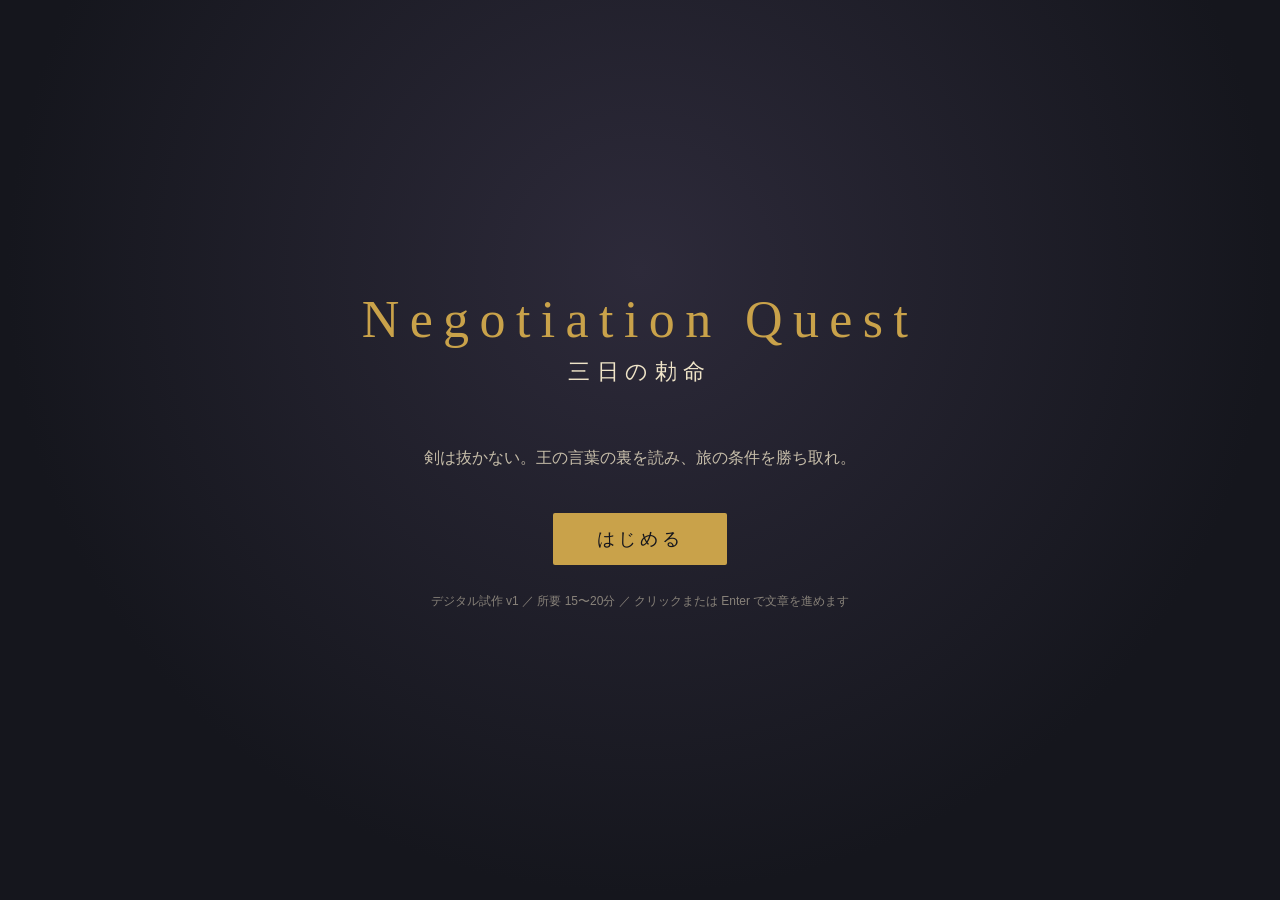
<file: prototype/digital_v1/index.html>
<!DOCTYPE html>
<html lang="ja">
<head>
  <meta charset="utf-8">
  <meta name="viewport" content="width=device-width, initial-scale=1">
  <title>Negotiation Quest — 三日の勅命（試作）</title>
  <link rel="stylesheet" href="style.css">
</head>
<body>
  <div id="app"></div>
  <div id="toasts"></div>
  <script src="engine.js"></script>
  <script src="story.js"></script>
  <script src="ui.js"></script>
</body>
</html>
</file>
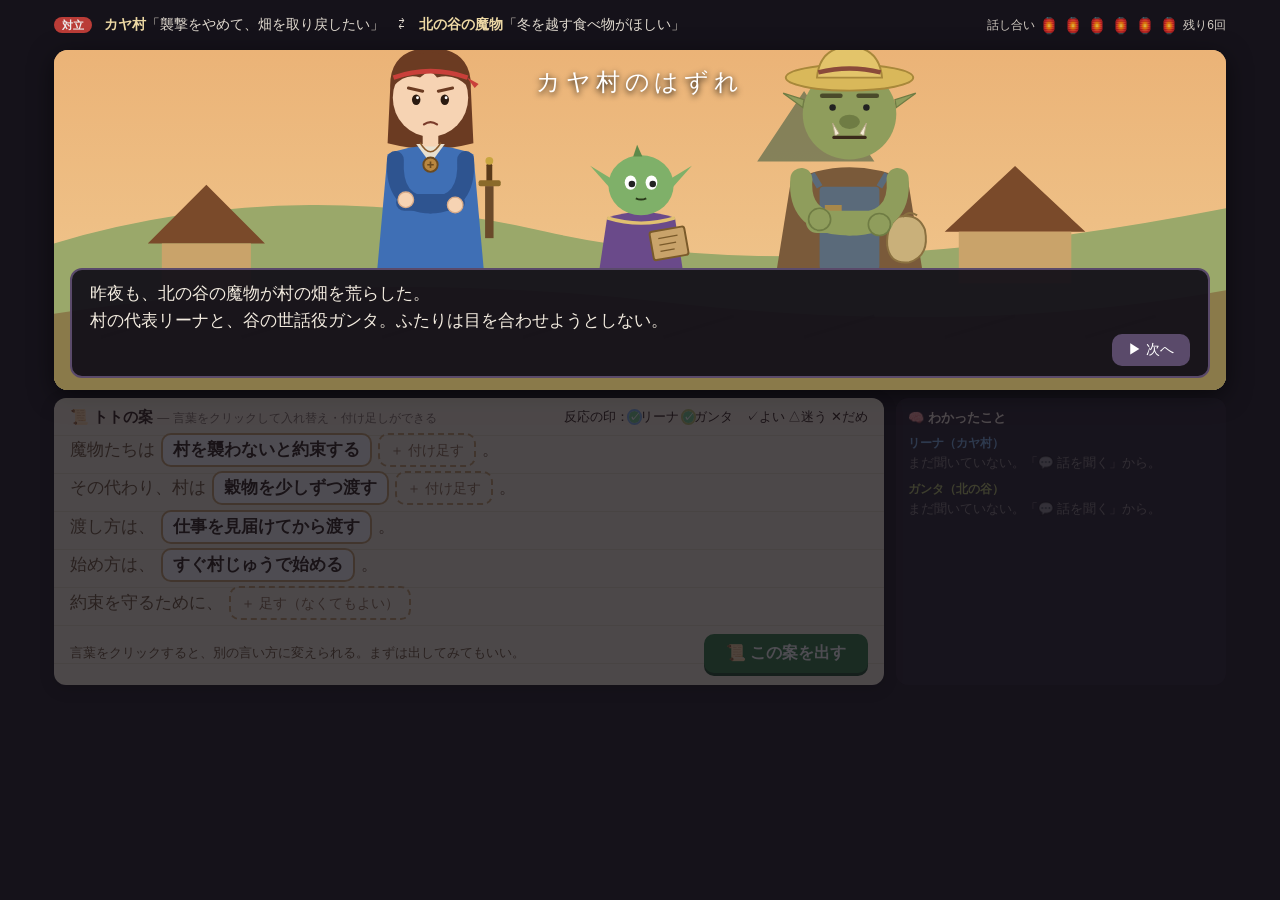
<file: prototype/kaya_v1/index.html>
<!DOCTYPE html>
<html lang="ja">
<head>
<meta charset="UTF-8">
<meta name="viewport" content="width=device-width, initial-scale=1">
<title>Negotiation Quest 試作：カヤ村の畑</title>
<link rel="stylesheet" href="style.css">
</head>
<body>
<div id="app">
  <header id="topbar">
    <div id="conflict">
      <span class="tag">対立</span>
      <b>カヤ村</b>「襲撃をやめて、畑を取り戻したい」　⇄　<b>北の谷の魔物</b>「冬を越す食べ物がほしい」
    </div>
    <div id="rounds" title="話し合いの残り回数"></div>
  </header>

  <main id="stage">
    <div id="bg"></div>

    <div class="char-wrap" id="lina-wrap">
      <div class="char-art" id="lina"></div>
      <div class="name">リーナ<small>カヤ村の代表</small></div>
      <div class="ask-btn" data-ask="lina">💬 話を聞く</div>
      <div class="bubble hidden" id="lina-bubble"></div>
    </div>

    <div class="char-wrap" id="ganta-wrap">
      <div class="char-art" id="ganta"></div>
      <div class="name">ガンタ<small>北の谷の世話役</small></div>
      <div class="ask-btn" data-ask="ganta">💬 話を聞く</div>
      <div class="bubble hidden" id="ganta-bubble"></div>
    </div>

    <div id="toto-wrap"><div id="toto"></div><div id="thought" class="hidden"></div></div>

    <div id="map" class="look" data-look="map" title="村の地図を見る">🗺<span class="look-tag">🔍 地図を見る</span></div>

    <div id="ask-menu" class="hidden"></div>
    <div id="toast" class="hidden"></div>

    <div id="scene" class="hidden">
      <div id="scene-bg"></div>
      <div id="scene-cast"></div>
      <div id="scene-box"><div id="scene-speaker"></div><div id="scene-text"></div><div id="scene-choices"></div></div>
    </div>
  </main>

  <section id="bottom">
    <div id="proposal">
      <div class="p-head">
        <span>📜 トトの案 <small>― 言葉をクリックして入れ替え・付け足しができる</small></span>
        <span id="p-status">反応の印：<span class="mk l ok">✓</span>リーナ <span class="mk g ok">✓</span>ガンタ　✓よい △迷う ✕だめ</span>
      </div>
      <div id="sentence"></div>
      <div id="counters"></div>
      <div class="p-foot">
        <span id="p-hint"></span>
        <button id="propose-btn">📜 この案を出す</button>
      </div>
      <div id="deal-bar" class="hidden"></div>
    </div>
    <aside id="notes">
      <div class="n-head">🧠 わかったこと</div>
      <div id="notes-body"></div>
    </aside>
  </section>

  <div id="picker" class="hidden"></div>
  <div id="result" class="hidden"></div>
</div>
<script src="art.js"></script>
<script src="game.js"></script>
</body>
</html>
</file>
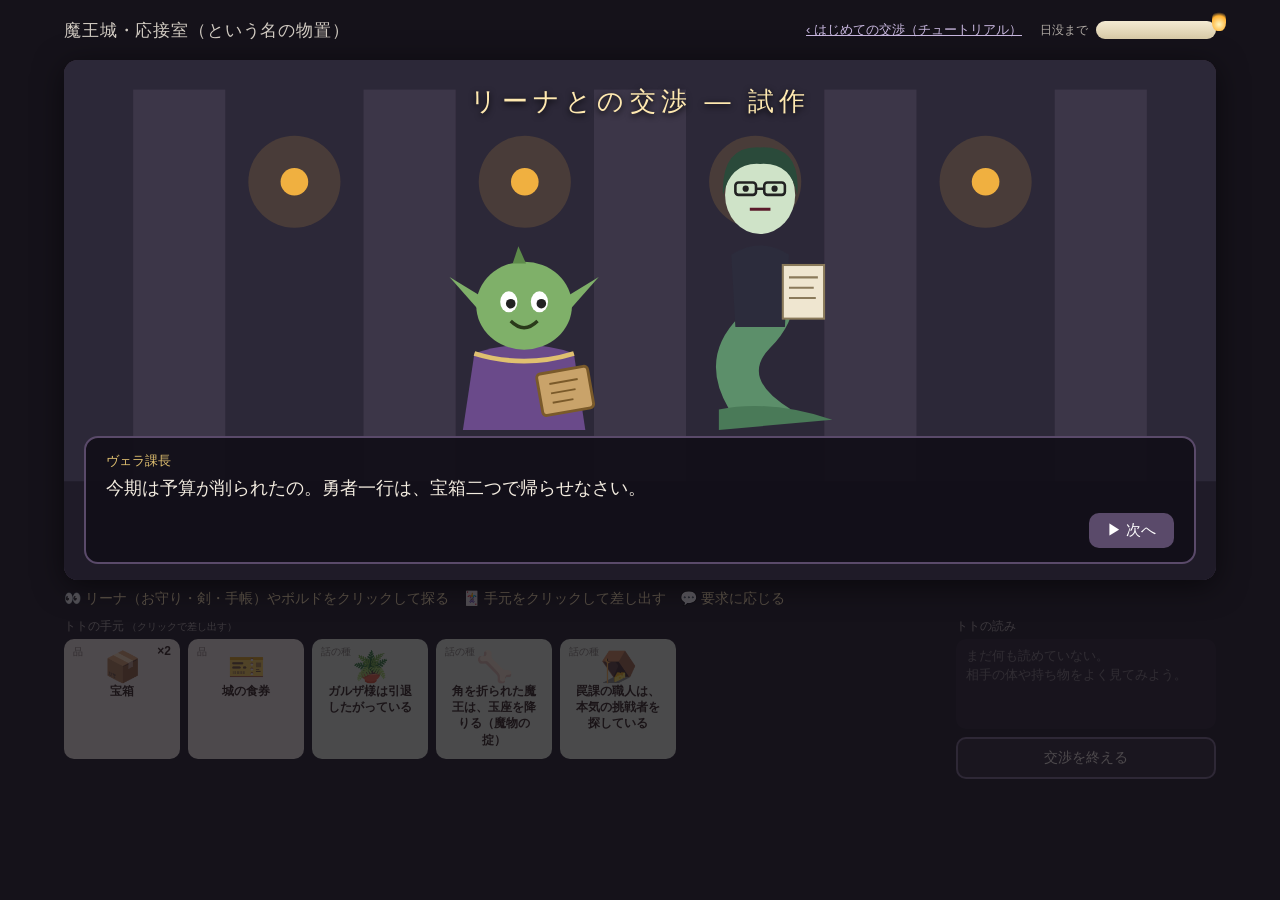
<file: prototype/lina_v1/index.html>
<!DOCTYPE html>
<html lang="ja">
<head>
<meta charset="UTF-8">
<meta name="viewport" content="width=device-width, initial-scale=1">
<title>Negotiation Quest 試作：リーナとの交渉</title>
<link rel="stylesheet" href="style.css">
</head>
<body>
<div id="app">
  <header id="topbar">
    <div id="scene-title">魔王城・応接室（という名の物置）</div>
    <a href="tutorial.html" style="color:#c9b8e0;font-size:13px;margin-left:auto;margin-right:18px">‹ はじめての交渉（チュートリアル）</a>
    <div id="candle-box" title="日没までの残り時間">
      <span class="candle-label">日没まで</span>
      <div id="candle"><div id="wax"></div><div id="flame"></div></div>
    </div>
  </header>

  <main id="stage">
    <div id="bg"></div>

    <div id="bold-wrap" class="hot" data-hot="bold" title="ボルドを見る"></div>

    <div id="lina-wrap">
      <div id="lina"></div>
      <div id="bubble" class="hidden"></div>
    </div>

    <div id="gesture" class="hidden"></div>

    <div id="table">
      <div id="table-items"></div>
      <div id="notebook" class="hot" data-hot="notebook" title="リーナの手帳を見る">
        <div class="nb-cover">📔</div>
        <div id="nb-count"></div>
      </div>
    </div>

    <div id="toto-wrap">
      <div id="toto"></div>
      <div id="thought" class="hidden"></div>
    </div>

    <!-- 幕間・後日・結果に使う全面レイヤー -->
    <div id="scene" class="hidden">
      <div id="scene-bg"></div>
      <div id="scene-cast"></div>
      <div id="scene-box">
        <div id="scene-speaker"></div>
        <div id="scene-text"></div>
        <div id="scene-choices"></div>
      </div>
    </div>

    <div id="popup" class="hidden"></div>
  </main>

  <section id="controls">
    <div id="hint"></div>
    <div id="respond" class="hidden"></div>
    <div id="hand-area">
      <div class="area-label">トトの手元 <small>（クリックで差し出す）</small></div>
      <div id="hand"></div>
    </div>
    <div id="side">
      <div class="area-label">トトの読み</div>
      <ul id="clues"></ul>
      <button id="end-btn">交渉を終える</button>
    </div>
  </section>
</div>

<script src="art.js"></script>
<script src="game.js"></script>
</body>
</html>
</file>
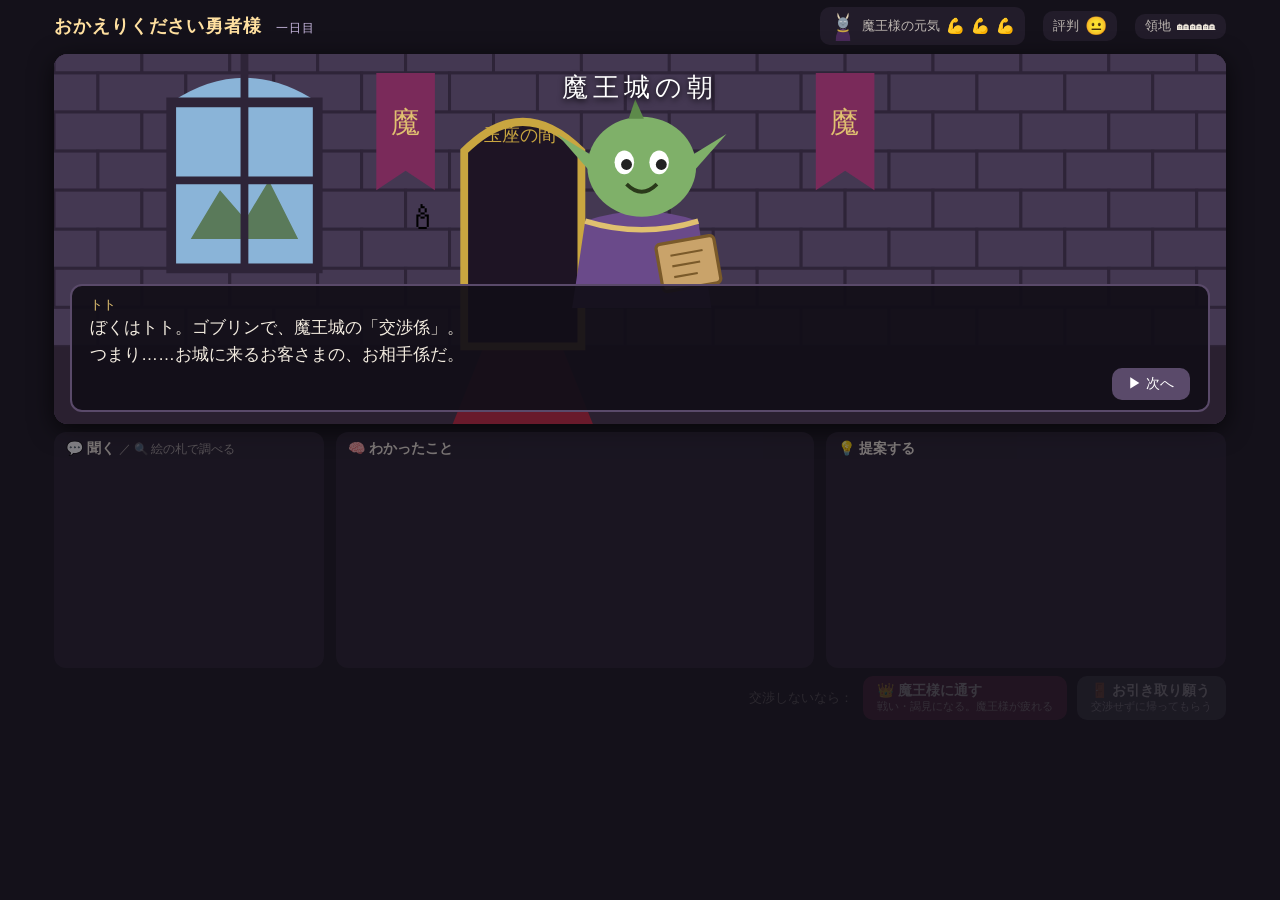
<file: prototype/okaeri_v1/index.html>
<!DOCTYPE html>
<html lang="ja">
<head>
<meta charset="UTF-8">
<meta name="viewport" content="width=device-width, initial-scale=1">
<title>おかえりください勇者様</title>
<link rel="stylesheet" href="style.css">
</head>
<body>
<div id="app">
  <header id="hud">
    <div id="title">おかえりください勇者様 <small id="day">一日目</small></div>
    <div id="visitor-count"></div>
    <div class="meter" id="m-stamina" title="魔王様の元気。戦ったり、呼び出したりすると減る"></div>
    <div class="meter" id="m-rep" title="魔王様の評判"></div>
    <div class="meter" id="m-terr" title="領地の村の数"></div>
  </header>

  <main id="stage">
    <div id="bg"></div>
    <div id="win-shadow"></div>
    <div id="door"><div id="door-garza"></div><div id="door-tag"></div></div>
    <div id="visitor-wrap">
      <div id="v-name"></div>
      <div id="visitor"></div>
      <div id="v-badges"></div>
    </div>
    <div id="v-bubble" class="hidden"></div>
    <div id="guard-wrap" class="hidden"><div id="guard"></div><div class="badge look" data-look="guard">🔍 門番に聞く</div></div>
    <div id="desk"><div id="toto"></div><div class="desk-top"></div></div>
    <div id="toto-say" class="hidden"></div>
    <div id="toast" class="hidden"></div>

    <div id="scene" class="hidden">
      <div id="scene-bg"></div>
      <div id="scene-cast"></div>
      <div id="scene-box"><div id="scene-speaker"></div><div id="scene-text"></div><div id="scene-choices"></div></div>
    </div>
  </main>

  <section id="panel">
    <div class="col" id="col-ask">
      <div class="col-h">💬 聞く <small>／ 🔍 絵の札で調べる</small></div>
      <div id="questions"></div>
    </div>
    <div class="col" id="col-facts">
      <div class="col-h">🧠 わかったこと</div>
      <div id="facts"></div>
    </div>
    <div class="col" id="col-pitch">
      <div class="col-h">💡 提案する <small id="pitch-sub"></small></div>
      <div id="pitch"></div>
    </div>
    <div id="decide">
      <span class="d-label">交渉しないなら：</span>
      <button class="d-btn fight" id="btn-fight">👑 魔王様に通す<small>戦い・謁見になる。魔王様が疲れる</small></button>
      <button class="d-btn refuse" id="btn-refuse">🚪 お引き取り願う<small>交渉せずに帰ってもらう</small></button>
    </div>
  </section>
</div>
<script src="art.js"></script>
<script src="game.js"></script>
</body>
</html>
</file>
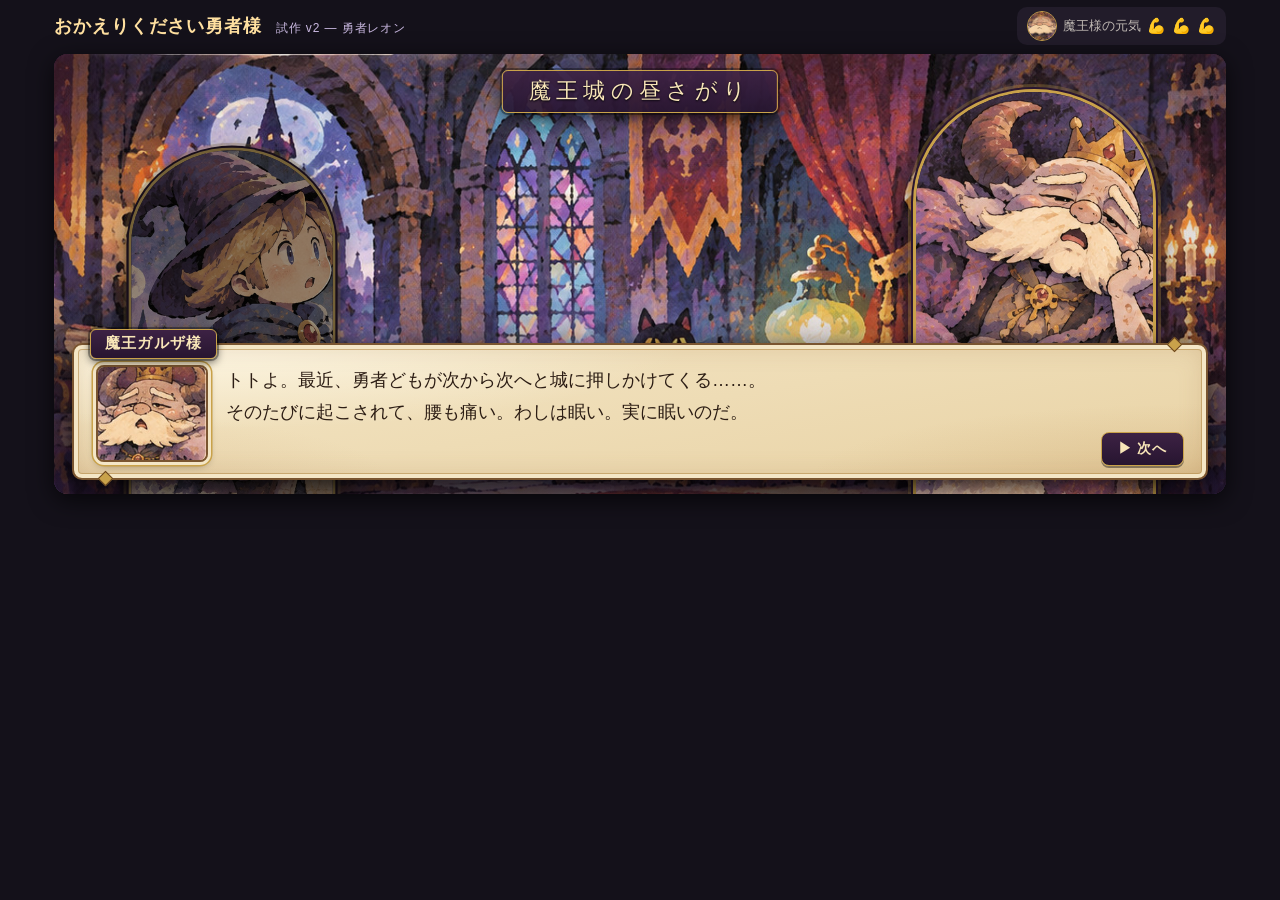
<file: prototype/okaeri_v2/index.html>
<!DOCTYPE html>
<html lang="ja">
<head>
<meta charset="UTF-8">
<meta name="viewport" content="width=device-width, initial-scale=1, viewport-fit=cover">
<meta name="theme-color" content="#14111a">
<title>おかえりください勇者様（試作 v2：レオン）</title>
<link rel="stylesheet" href="style.css">
<link rel="stylesheet" href="v2.css">
<link rel="stylesheet" href="tutorial.css">
<link rel="stylesheet" href="storybook.css">
</head>
<body>
<div id="app">
  <header id="hud">
    <div id="title">おかえりください勇者様 <small>試作 v2 ― 勇者レオン</small></div>
    <div class="meter" id="m-stamina" title="魔王様の元気"></div>
  </header>

  <main id="stage">
    <div id="bg"></div>
    <div id="door"><div id="door-garza"></div><div id="door-tag"></div></div>
    <div id="visitor-wrap">
      <div id="v-name">勇者レオン</div>
      <div id="visitor"></div>
      <div id="look-count" aria-live="polite"></div>
      <div id="v-badges"></div>
    </div>
    <div id="v-bubble" class="hidden"></div>
    <div id="word-hint" class="hidden">下線の言葉をクリックすると、聞き返せる</div>
    <div id="desk"><div id="toto"></div><div class="desk-top"></div></div>
    <div id="toto-say" class="hidden"></div>
    <div id="toast" class="hidden"></div>

    <div id="scene" class="hidden">
      <div id="scene-bg"></div>
      <div id="scene-cast"></div>
      <div id="scene-box"><div id="scene-face"></div><div id="scene-speaker"></div><div id="scene-text"></div><div id="scene-choices"></div></div>
    </div>
  </main>

  <section id="talk">
    <div id="replies-box">
      <div class="col-h">トトの返事</div>
      <div id="replies"></div>
      <div class="r-foot">
        <button id="silence" title="何も言わずに、待つ">……（黙って待つ）</button>
        <span class="r-tip">🔍 話しながら、レオンの体や持ち物の光るところを押して調べられる</span>
      </div>
    </div>
    <aside id="memo">
      <div class="memo-h">トトのメモ</div>
      <ul id="memo-list"></ul>
    </aside>
    <div id="decide">
      <span class="d-label">話をやめるなら：</span>
      <button class="d-btn fight" id="btn-fight">👑 魔王様に通す<small>戦わせる。魔王様が疲れる</small></button>
      <button class="d-btn refuse" id="btn-refuse">🚪 お引き取り願う<small>今日は帰ってもらう</small></button>
    </div>
  </section>
</div>
<script src="art.js"></script>
<script src="storybook.js"></script>
<script src="tutorial.js"></script>
<script src="game.js"></script>
</body>
</html>
</file>
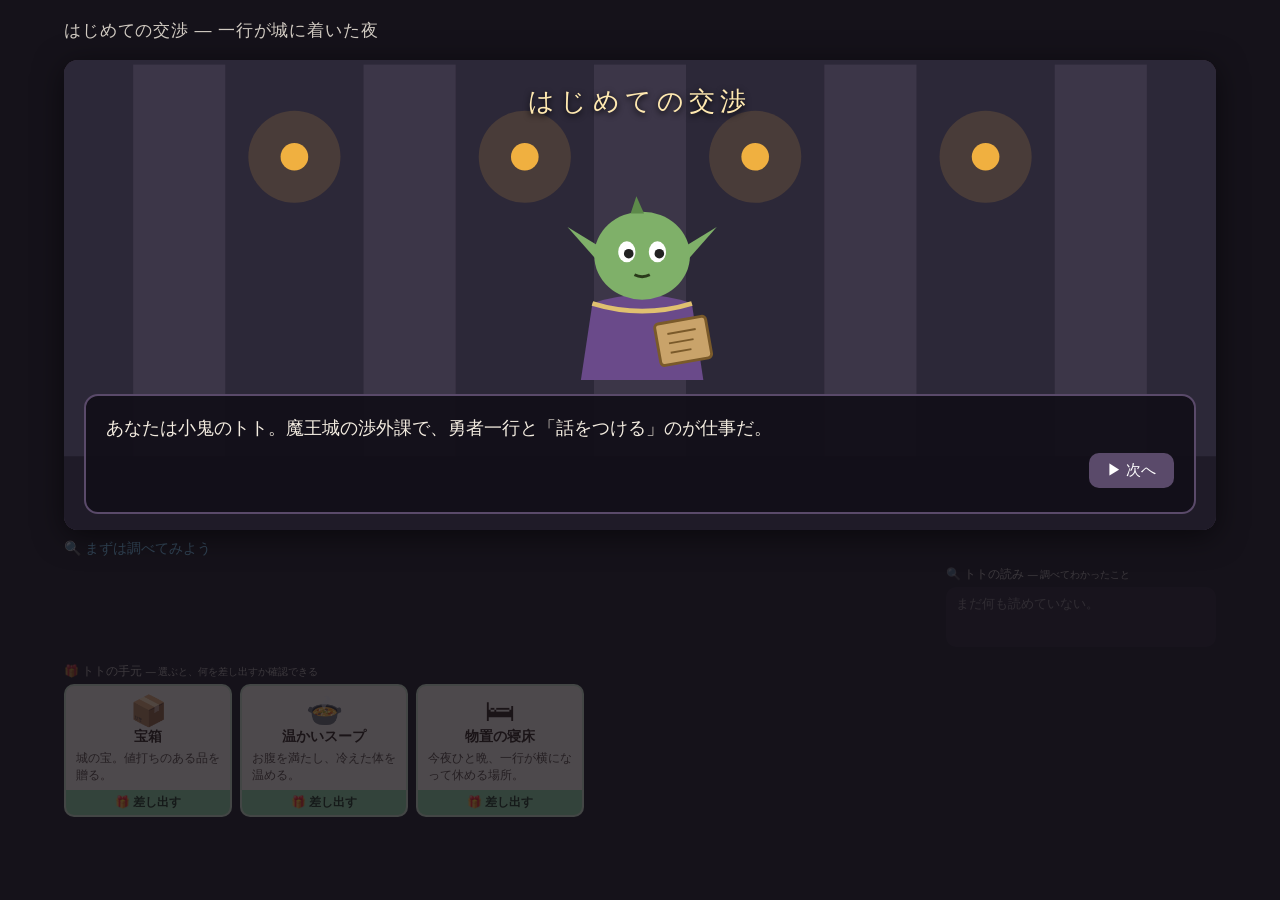
<file: prototype/lina_v1/tutorial.html>
<!DOCTYPE html>
<html lang="ja">
<head>
<meta charset="UTF-8">
<meta name="viewport" content="width=device-width, initial-scale=1">
<title>Negotiation Quest 試作：はじめての交渉（チュートリアル）</title>
<link rel="stylesheet" href="style.css">
<link rel="stylesheet" href="tutorial.css">
</head>
<body class="tutorial">
<div id="app">
  <header id="topbar">
    <div id="scene-title">はじめての交渉 ― 一行が城に着いた夜</div>
  </header>

  <main id="stage">
    <div id="bg"></div>
    <div id="bold-wrap" data-hot="bold" title="ボルドを見る"></div>
    <div id="lina-wrap">
      <div id="lina"></div>
      <div id="lina-badges"></div>
      <div id="bubble" class="hidden"></div>
    </div>
    <div id="gesture" class="hidden"></div>
    <div id="table">
      <div id="table-items"></div>
      <div id="notebook" data-hot="notebook" title="リーナの手帳を見る">
        <div class="nb-cover">📔</div>
        <div id="nb-count"></div>
        <div class="badge book" data-hot="notebook"><span class="v">📖 開く</span><span class="full">📖 手帳を開く</span></div>
      </div>
    </div>
    <div id="toto-wrap">
      <div id="toto"></div>
      <div id="thought" class="hidden"></div>
    </div>
    <div id="scene" class="hidden">
      <div id="scene-bg"></div>
      <div id="scene-cast"></div>
      <div id="scene-box">
        <div id="scene-speaker"></div>
        <div id="scene-text"></div>
        <div id="scene-choices"></div>
      </div>
    </div>
    <div id="popup" class="hidden"></div>
  </main>

  <section id="controls">
    <div id="status"></div>
    <div id="coach" class="hidden"></div>
    <div id="respond" class="hidden"></div>
    <div id="offer" class="hidden"></div>
    <div id="hand-area">
      <div class="area-label">🎁 トトの手元 <small>― 選ぶと、何を差し出すか確認できる</small></div>
      <div id="hand"></div>
    </div>
    <div id="side">
      <div class="area-label">🔍 トトの読み <small>― 調べてわかったこと</small></div>
      <ul id="clues"></ul>
    </div>
  </section>
</div>

<script src="art.js"></script>
<script src="tutorial.js"></script>
</body>
</html>
</file>
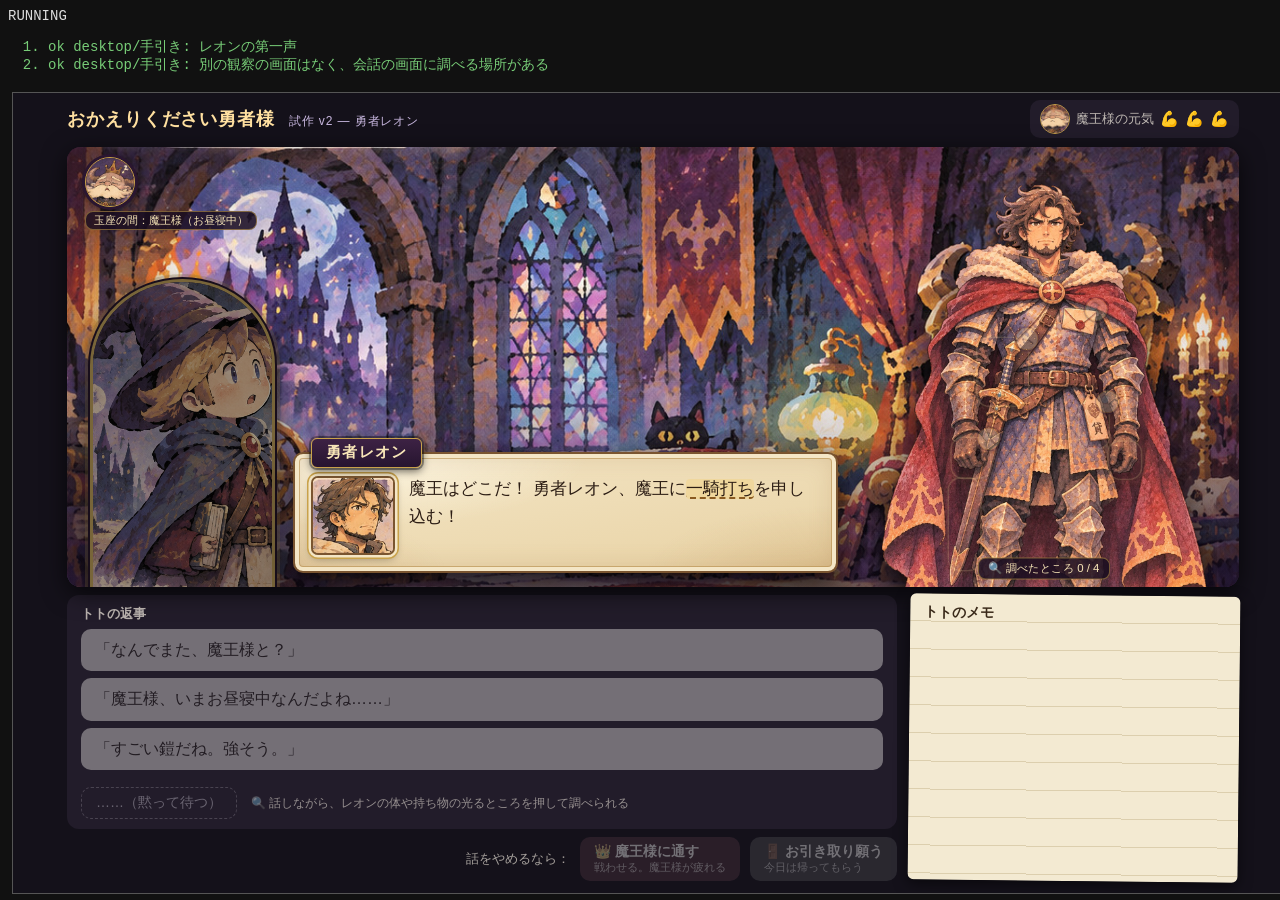
<file: prototype/okaeri_v2/tests/flow.html>
<!DOCTYPE html>
<!--
  tests/flow.html — 通しテスト（ブラウザで開くだけ。ビルド・追加の道具なし）
  本物の index.html を iframe で開き、クリックで遊んで確かめる。デスクトップ（1280×800）とスマートフォン縦（390×844）の両方。
    ・手引きあり：導入 → 第一声 → 🔍手（会話の画面のまま）→ 言葉 → 返事（🔍手から生まれた返事）→ 手引き終わり
    ・手引きなし：調べても会話が消えない・待たされない・同じ場所は二度数えない・調べる場所が絵の中で押せる位置にある
      → 最後まで話して結末（もう一度）まで、エラーなし
  ローカルのサーバーで開く（例：prototype/okaeri_v2 で python3 -m http.server 8765 → http://127.0.0.1:8765/tests/flow.html）。
  ヘッドレス：Chrome --headless --dump-dom --virtual-time-budget=60000 http://127.0.0.1:8765/tests/flow.html の #result が PASS／FAIL。
-->
<html lang="ja"><head><meta charset="UTF-8"><title>okaeri v2 flow test</title>
<style>body{font:14px monospace;background:#111;color:#ddd} iframe{border:1px solid #555;margin:4px;vertical-align:top} .ok{color:#7c7}.ng{color:#f77}</style></head>
<body><div id="result">RUNNING</div><ol id="log"></ol><div id="frames"></div>
<script>
const log = (ok, msg) => { const li = document.createElement('li'); li.className = ok ? 'ok' : 'ng'; li.textContent = (ok ? 'ok   ' : 'FAIL ') + msg; document.querySelector('#log').appendChild(li); if (!ok) failed++; };
let failed = 0;
const wait = (ms) => new Promise((r) => setTimeout(r, ms));
async function until(fn, ms = 8000, step = 50) { const t = Date.now(); while (Date.now() - t < ms) { try { const v = fn(); if (v) return v; } catch (e) { /* not ready */ } await wait(step); } return null; }

function open(w, h, query) {
  return new Promise((resolve) => {
    const f = document.createElement('iframe'); f.width = w; f.height = h; f.src = `../index.html?fast${query}`;
    f.onload = () => { const win = f.contentWindow; const errs = []; win.addEventListener('error', (e) => errs.push(e.message)); win.addEventListener('unhandledrejection', (e) => errs.push(String(e.reason))); resolve({ f, win, doc: f.contentDocument, errs }); };
    document.querySelector('#frames').appendChild(f);
  });
}
const $$ = (g, s) => [...g.doc.querySelectorAll(s)];
const q = (g, s) => g.doc.querySelector(s);
const S = (g) => g.win.eval('S');

async function throughIntro(g) {
  // 導入の場面を進める（魔王様 → レオン到着）。最後の場面の「続ける」で、応対の画面へ
  for (let i = 0; i < 20 && !q(g, '#scene').classList.contains('hidden'); i++) { q(g, '.next-btn')?.click(); await wait(120); }
  await until(() => S(g).met && !S(g).busy);
}
function figureChecks(g, label) {
  const stage = q(g, '#stage').getBoundingClientRect();
  const fig = q(g, '#visitor .obs-fig');
  log(!!fig, `${label}: 全身の絵が、応対の画面に立っている`);
  log(q(g, '#visitor').scrollTop === 0, `${label}: 絵がずれていない（頭が切れない）`);
  const bubble = q(g, '#v-bubble');
  log(!bubble.classList.contains('hidden') && bubble.offsetHeight > 0, `${label}: レオンの吹き出しが見えている`);
  // 調べる場所：すべて舞台の中にあり、押したときに一番上にあるのがその場所（ほかの物にふさがれていない）
  const keys = [...new Set($$(g, '#visitor .spot').map((s) => s.dataset.look))];
  log(keys.length === 4, `${label}: 調べる場所が4つ（${keys.join(',')}）`);
  for (const el of $$(g, '#visitor .spot.lead')) {
    const b = el.getBoundingClientRect(); const cx = b.left + b.width / 2, cy = b.top + b.height / 2;
    const inside = cx > stage.left && cx < stage.right && cy > stage.top && cy < stage.bottom;
    const top = g.doc.elementFromPoint(cx, cy);
    log(inside && top === el && b.width >= 18 && b.height >= 14, `${label}: ${el.dataset.look} が押せる（${b.width | 0}×${b.height | 0}px）`);
  }
}

async function tutorialRun(w, h, label) {
  const g = await open(w, h, '&tutorial');
  await throughIntro(g);
  log(q(g, '#v-bubble').textContent.includes('一騎打ち'), `${label}/手引き: レオンの第一声`);
  log(!!q(g, '#visitor .spot') && !q(g, '#observe'), `${label}/手引き: 別の観察の画面はなく、会話の画面に調べる場所がある`);
  await until(() => q(g, '#tut-modal .tm-ok')); q(g, '#tut-modal .tm-ok').click(); await wait(700);
  q(g, '.spot[data-look="hands"]').click(); await wait(100);
  log(S(g).saw.hands && q(g, '#v-bubble').textContent.includes('一騎打ち'), `${label}/手引き: 手を調べても、レオンの話は残る`);
  log(!S(g).busy, `${label}/手引き: 調べたあと、待たされない`);
  log(!!q(g, '.reply[data-o="tired"] .r-clue'), `${label}/手引き: 手から生まれた返事（🔍 手）が出る`);
  await until(() => q(g, '#tut-modal .tm-ok')); await wait(100); q(g, '#tut-modal .tm-ok').click(); await wait(700);
  q(g, '#v-bubble .word.tut-target').click();
  await until(() => q(g, '#tut-modal .tm-ok')); await wait(100); q(g, '#tut-modal .tm-ok').click(); await wait(700);
  const r = q(g, '.reply[data-o="tired"]') || q(g, '.reply'); r.click();
  await until(() => q(g, '#tut-modal .tm-ok')); await wait(100); q(g, '#tut-modal .tm-ok').click(); await wait(700);
  log(!g.win.eval('TUT.active'), `${label}/手引き: 最後まで終わる`);
  log(g.errs.length === 0, `${label}/手引き: エラーなし ${g.errs.join(' / ')}`);
  g.f.remove();
}

async function playRun(w, h, label) {
  try { localStorage.setItem('okaeri_v2.tutorialDone', '1'); } catch (e) { /* */ }
  const g = await open(w, h, '');
  await throughIntro(g);
  figureChecks(g, label);
  const line = q(g, '#v-bubble').textContent;
  // 同じ場所を何度押しても、1回だけ
  const spot = q(g, '.spot[data-look="hands"]');
  spot.click(); spot.click(); $$(g, '.spot[data-look="hands"]')[1].click();
  const memo = S(g).memoOrder.filter((k) => k === 'nerve').length;
  log(memo === 1 && $$(g, '#memo-list li').length === 1, `${label}: 手を3回押しても、メモは1つ`);
  log(q(g, '#v-bubble').textContent === line, `${label}: 調べても、会話は巻きもどらない`);
  log(q(g, '.spot.lead[data-look="hands"]').classList.contains('done'), `${label}: 調べた場所に ✓`);
  log(q(g, '#look-count').textContent.includes('1 / 4'), `${label}: 調べた数 1 / 4`);
  // 話して、また調べて、話す
  q(g, '.reply[data-o="tired"]').click(); await until(() => !S(g).busy);
  log(S(g).turn === 1 && q(g, '#v-bubble').textContent.includes('三日'), `${label}: 手から生まれた返事で、話が進む（三日、歩きどおし）`);
  q(g, '.spot[data-look="letter"]').click(); await wait(50);
  log(!!q(g, '.reply[data-o="letter"].fresh'), `${label}: 手紙を調べると、話のとちゅうでも新しい返事が光る`);
  log(S(g).memo.nerve && S(g).memo.letter, `${label}: 前に見つけたことも、残っている`);
  q(g, '.reply[data-o="letter"]').click(); await until(() => !S(g).busy);
  q(g, '.spot[data-look="armor"]').click(); q(g, '.spot[data-look="sword"]').click(); await wait(50);
  log(q(g, '#look-count').textContent.includes('ぜんぶ'), `${label}: 4つとも調べた`);
  // 最後まで：あいている返事を選んでいく（まとめ・提案を優先）。結末まで
  const prefer = ['jRevise', 'jLabel', 'jExplain', 'pJobNo', 'pJobDirect', 'summary', 'alone', 'cost', 'what', 'how', 'pCert', 'pShow', 'villageWait', 'strict', 'show', 'sword', 'armorQ', 'tired'];
  for (let i = 0; i < 40 && !S(g).over; i++) {
    const ids = $$(g, '.reply').map((b) => b.dataset.o);
    const words = $$(g, '#v-bubble .word:not(.used)');
    if (words.length && i % 2 === 0) words[0].click();
    else { const id = prefer.find((p) => ids.includes(p)) || ids[0]; q(g, `.reply[data-o="${id}"]`).click(); }
    await until(() => !S(g).busy || S(g).over);
  }
  log(S(g).over, `${label}: 結末までたどりつく（${S(g).turn} 回）`);
  for (let i = 0; i < 5 && !q(g, '#report'); i++) { q(g, '.next-btn')?.click(); await wait(200); }
  const rep = await until(() => q(g, '#report'));
  log(!!rep && !!q(g, '#again'), `${label}: 結果の画面（${rep ? q(g, '#report h1').textContent : '-'}）`);
  log(g.errs.length === 0, `${label}: エラーなし ${g.errs.join(' / ')}`);
  g.f.remove();
}

(async () => {
  let saved = null; try { saved = localStorage.getItem('okaeri_v2.tutorialDone'); } catch (e) { /* */ }
  try {
    await tutorialRun(1280, 800, 'desktop');
    await tutorialRun(390, 844, 'mobile');
    await playRun(1280, 800, 'desktop');
    await playRun(390, 844, 'mobile');
  } catch (e) { log(false, 'exception: ' + e.message); }
  try { if (saved === null) localStorage.removeItem('okaeri_v2.tutorialDone'); else localStorage.setItem('okaeri_v2.tutorialDone', saved); } catch (e) { /* */ }
  document.querySelector('#result').textContent = failed ? `FAIL (${failed})` : 'PASS';
})();
</script></body></html>
</file>
<file: prototype/digital_v1/style.css>
:root {
  --ink: #2b2118;
  --parch: #efe4c8;
  --parch2: #e4d5ae;
  --dark: #15161d;
  --dark2: #22232d;
  --gold: #c9a24a;
  --red: #9b3b2f;
  --blue: #3c5a7a;
  --green: #4d6b3a;
  --serif: "Hiragino Mincho ProN", "Yu Mincho", "YuMincho", "Noto Serif JP", serif;
  --sans: "Hiragino Sans", "Yu Gothic", "Noto Sans JP", sans-serif;
}
* { box-sizing: border-box; }
html, body { margin: 0; height: 100%; background: var(--dark); color: var(--parch); font-family: var(--serif); }
#app { height: 100vh; display: flex; flex-direction: column; }
button { font-family: var(--serif); cursor: pointer; }
button:disabled { cursor: default; opacity: .4; }

/* ---------- title ---------- */
.title { flex: 1; display: flex; flex-direction: column; align-items: center; justify-content: center; text-align: center;
  background: radial-gradient(ellipse at 50% 30%, #2d2a3a 0%, var(--dark) 70%); }
.title h1 { font-size: 52px; letter-spacing: .2em; margin: 0 0 8px; color: var(--gold); font-weight: normal; }
.title h2 { font-size: 22px; font-weight: normal; margin: 0 0 40px; letter-spacing: .3em; }
.title p { max-width: 560px; line-height: 1.9; opacity: .8; }
.btn-main { background: var(--gold); color: var(--dark); border: none; padding: 14px 44px; font-size: 18px; letter-spacing: .2em; margin-top: 24px; border-radius: 2px; }
.btn-main:hover { filter: brightness(1.1); }
.note { font-size: 12px; opacity: .5; margin-top: 28px; font-family: var(--sans); }

/* ---------- story / dialogue ---------- */
.scene { flex: 1; display: flex; flex-direction: column; justify-content: flex-end; padding: 32px; background-size: cover; position: relative; }
.bg-dawn { background: linear-gradient(#3a3f5c, #1b1c27 70%); }
.bg-home { background: linear-gradient(#4a3a2a, #1e1914 75%); }
.bg-throne { background: linear-gradient(#4a2a2a, #1a1416 75%); }
.bg-castle { background: linear-gradient(#2f3a44, #15181d 75%); }
.scene-label { position: absolute; top: 24px; left: 32px; letter-spacing: .3em; color: var(--gold); font-size: 15px; }
.dbox { background: rgba(239, 228, 200, .96); color: var(--ink); border: 2px solid var(--gold); border-radius: 4px; padding: 22px 28px; min-height: 150px;
  max-width: 980px; width: 100%; margin: 0 auto; box-shadow: 0 8px 40px rgba(0,0,0,.5); position: relative; }
.dbox .who { font-weight: bold; color: var(--red); margin-bottom: 8px; min-height: 1.2em; letter-spacing: .1em; }
.dbox .text { font-size: 19px; line-height: 1.9; }
.dbox .text.narr { font-style: normal; color: #4d4232; }
.dbox .hint { position: absolute; right: 16px; bottom: 10px; font-size: 12px; opacity: .55; font-family: var(--sans); animation: blink 1.4s infinite; }
@keyframes blink { 50% { opacity: .15; } }
.choices { max-width: 980px; width: 100%; margin: 14px auto 0; display: flex; flex-direction: column; gap: 8px; }
.choice { text-align: left; background: rgba(21,22,29,.9); color: var(--parch); border: 1px solid var(--gold); padding: 12px 18px; font-size: 17px; border-radius: 3px; }
.choice:hover:not(:disabled) { background: var(--gold); color: var(--dark); }
.choice small { display: block; opacity: .7; font-size: 13px; margin-top: 3px; }

/* ---------- castle hub ---------- */
.hub { flex: 1; padding: 40px; background: linear-gradient(#2f3a44, #15181d 80%); overflow: auto; }
.hub h2 { font-weight: normal; letter-spacing: .2em; color: var(--gold); margin: 0 0 6px; }
.hub .sub { opacity: .8; margin-bottom: 28px; }
.locs { display: grid; grid-template-columns: repeat(auto-fill, minmax(240px, 1fr)); gap: 18px; max-width: 1100px; }
.loc { background: var(--parch); color: var(--ink); border: 2px solid var(--gold); padding: 18px; border-radius: 4px; text-align: left; min-height: 150px; }
.loc h3 { margin: 0 0 4px; font-size: 20px; }
.loc .npc { font-size: 13px; color: var(--red); margin-bottom: 10px; }
.loc .rumor { font-size: 14px; line-height: 1.7; opacity: .8; }
.loc:hover:not(:disabled) { transform: translateY(-2px); box-shadow: 0 6px 20px rgba(0,0,0,.4); }
.loc.done { opacity: .45; }
.hub-actions { margin-top: 30px; display: flex; gap: 14px; flex-wrap: wrap; }
.btn-sub { background: transparent; color: var(--parch); border: 1px solid var(--parch); padding: 10px 22px; font-size: 15px; border-radius: 2px; }
.btn-sub:hover { background: rgba(255,255,255,.08); }

/* ---------- negotiation ---------- */
.neg { flex: 1; display: grid; grid-template-columns: 250px 1fr 320px; grid-template-rows: auto 1fr auto; height: 100vh; background: #1b1517; }
.neg-top { grid-column: 1 / 4; display: flex; align-items: center; gap: 24px; padding: 10px 20px; background: #120e10; border-bottom: 1px solid #3a2c22; }
.neg-top .place { color: var(--gold); letter-spacing: .25em; }
.candles { display: flex; gap: 6px; align-items: flex-end; }
.candle { width: 14px; height: 30px; background: #e9dfc4; border-radius: 2px 2px 0 0; position: relative; transition: all .5s; }
.candle::before { content: ""; position: absolute; left: 3px; top: -13px; width: 8px; height: 12px; background: radial-gradient(#fff6c0, #f0a53a 60%, transparent 70%); border-radius: 50% 50% 40% 40%; animation: flick 1.2s infinite alternate; }
.candle.out { background: #5a5246; height: 18px; }
.candle.out::before { display: none; }
.candle.lost { animation: lost .9s; }
@keyframes flick { from { transform: scale(1) translateY(0); } to { transform: scale(.85) translateY(1px); } }
@keyframes lost { 0% { box-shadow: 0 0 0 0 #f0a53a; } 50% { box-shadow: 0 0 18px 6px #f0a53a; } 100% { box-shadow: none; } }
.candle-label { font-size: 12px; opacity: .75; font-family: var(--sans); margin-bottom: 16px; }
.status { margin-left: auto; display: flex; gap: 14px; font-size: 14px; }
.tag { padding: 3px 10px; border: 1px solid #6b5640; border-radius: 12px; }
.tag.warn { border-color: var(--red); color: #f2b3a6; }

.king { padding: 18px; border-right: 1px solid #3a2c22; display: flex; flex-direction: column; align-items: center; gap: 10px; overflow: auto; }
.portrait { width: 190px; height: 220px; background: linear-gradient(#5a2f2f, #2a1717); border: 2px solid var(--gold); border-radius: 4px; display: flex; align-items: flex-end; justify-content: center; transition: border-color .4s; }
.portrait.angry { border-color: var(--red); box-shadow: 0 0 20px rgba(155,59,47,.6); }
.portrait.pleased { border-color: #e7d27a; box-shadow: 0 0 20px rgba(231,210,122,.35); }
.kname { color: var(--gold); letter-spacing: .2em; }
.mood { font-size: 14px; opacity: .85; text-align: center; min-height: 2.6em; }
.minister { font-size: 13px; opacity: .8; text-align: center; padding: 8px; border: 1px dashed #6b5640; width: 100%; border-radius: 3px; }
.kknows { font-size: 12px; opacity: .75; width: 100%; font-family: var(--sans); line-height: 1.6; }
.kknows b { color: #f2b3a6; font-weight: normal; }

.log { padding: 18px 26px; overflow-y: auto; background: #f1e7cd; color: var(--ink); }
.ln { margin: 0 0 12px; line-height: 1.85; font-size: 17px; animation: fadein .35s; }
@keyframes fadein { from { opacity: 0; transform: translateY(4px); } to { opacity: 1; transform: none; } }
.ln .sp { font-weight: bold; margin-right: 6px; }
.ln.w-king .sp { color: var(--red); }
.ln.w-minister .sp { color: #6b4b2a; }
.ln.w-you { padding-left: 18px; border-left: 3px solid var(--blue); }
.ln.w-you .sp { color: var(--blue); }
.ln.w-narr { color: #6a5b45; font-size: 15px; }
.ln.w-sys { font-family: var(--sans); font-size: 14px; background: #dfe8d2; border-left: 4px solid var(--green); padding: 6px 12px; color: #2f4421; }
.ln.card { font-family: var(--sans); font-size: 14px; background: #f7e6b2; border-left: 4px solid var(--gold); padding: 6px 12px; }
.ln.unlock { font-family: var(--sans); font-size: 14px; background: #e3dbf0; border-left: 4px solid #6c55a3; padding: 6px 12px; }
.ln.pat { font-family: var(--sans); font-size: 13px; color: var(--red); }
.ln.pat.up { color: var(--green); }

.side { border-left: 1px solid #3a2c22; display: flex; flex-direction: column; min-height: 0; }
.tabs { display: flex; }
.tabs button { flex: 1; background: #120e10; color: var(--parch); border: none; border-bottom: 2px solid transparent; padding: 10px 4px; font-size: 14px; }
.tabs button.on { border-bottom-color: var(--gold); color: var(--gold); }
.tabbody { flex: 1; overflow-y: auto; padding: 12px; font-family: var(--sans); font-size: 13px; line-height: 1.6; }
.cardv { background: var(--parch); color: var(--ink); border-radius: 3px; padding: 8px 10px; margin-bottom: 8px; border-left: 4px solid var(--gold); }
.cardv.own { border-left-color: var(--blue); }
.cardv.clue { border-left-color: #8a7a62; }
.cardv.honne { border-left-color: var(--red); background: #f6dcd3; }
.cardv b { display: block; font-family: var(--serif); font-size: 14px; }
.cardv.new { animation: glow 1.6s; }
@keyframes glow { 0% { box-shadow: 0 0 0 3px var(--gold); } 100% { box-shadow: none; } }
.memo-row { display: flex; justify-content: space-between; gap: 8px; padding: 6px 0; border-bottom: 1px solid #3a2c22; }
.memo-row .k { opacity: .7; white-space: nowrap; }
.memo-row .v { text-align: right; }
.memo-row .v.def { opacity: .5; }
.memo-row .v.set { color: #cfe6b4; }
.know li { margin-bottom: 6px; }

.actions { grid-column: 1 / 4; background: #120e10; border-top: 1px solid #3a2c22; padding: 12px 20px; min-height: 150px; max-height: 46vh; overflow-y: auto; }
.actions .row { display: flex; gap: 10px; flex-wrap: wrap; }
.act { background: var(--dark2); color: var(--parch); border: 1px solid #6b5640; padding: 10px 16px; font-size: 15px; border-radius: 3px; min-width: 140px; text-align: left; }
.act:hover:not(:disabled) { border-color: var(--gold); background: #2d2a22; }
.act small { display: block; font-size: 11px; opacity: .65; font-family: var(--sans); margin-top: 2px; }
.act.primary { border-color: var(--gold); }
.act.danger { border-color: var(--red); }
.act.sel { background: var(--gold); color: var(--dark); }
.panel-title { color: var(--gold); margin: 0 0 10px; font-size: 15px; letter-spacing: .1em; display: flex; justify-content: space-between; align-items: center; }
.back { background: none; border: none; color: var(--parch); opacity: .7; font-size: 13px; }
.slot { margin-bottom: 10px; }
.slot .lbl { font-size: 13px; opacity: .75; margin-bottom: 4px; font-family: var(--sans); }
.slot .now { font-size: 12px; opacity: .6; margin-left: 8px; }
.chip { background: transparent; color: var(--parch); border: 1px solid #6b5640; padding: 6px 12px; margin: 0 6px 6px 0; border-radius: 14px; font-size: 14px; }
.chip.on { background: var(--gold); color: var(--dark); border-color: var(--gold); }
.chip.newt { border-color: #a58ee0; }
.offer-prev { font-size: 14px; margin: 8px 0; opacity: .9; }
.pending { border: 1px solid var(--gold); padding: 12px 16px; border-radius: 3px; background: #2a2016; margin-bottom: 10px; }
.pending .q { margin-bottom: 10px; }

/* ---------- ending ---------- */
.ending { flex: 1; overflow-y: auto; padding: 50px 20px; background: linear-gradient(#1d1c26, #0e0e13); }
.ending .inner { max-width: 760px; margin: 0 auto; }
.ending h1 { font-weight: normal; color: var(--gold); letter-spacing: .15em; text-align: center; font-size: 32px; margin-bottom: 30px; }
.ending p { line-height: 2; font-size: 17px; animation: fadein .8s both; }
.diary { background: var(--parch); color: var(--ink); padding: 26px 34px; border-radius: 2px; margin: 40px 0; box-shadow: 0 6px 30px rgba(0,0,0,.6); transform: rotate(-.4deg); }
.diary h3 { margin: 0 0 14px; font-weight: normal; color: var(--red); letter-spacing: .2em; }
.diary p { font-size: 16px; line-height: 2; margin: 0 0 6px; }
.summary { display: grid; grid-template-columns: 1fr 1fr; gap: 18px; font-family: var(--sans); font-size: 14px; }
.summary .box { border: 1px solid #4a3d2f; padding: 14px; border-radius: 3px; }
.summary h4 { margin: 0 0 8px; color: var(--gold); font-family: var(--serif); font-weight: normal; }
.ok { color: #b7dc9a; } .ng { color: #f2a596; }
.end-actions { text-align: center; margin: 40px 0 20px; display: flex; gap: 14px; justify-content: center; }

#toasts { position: fixed; top: 16px; right: 16px; display: flex; flex-direction: column; gap: 8px; z-index: 50; pointer-events: none; }
.toast { background: var(--parch); color: var(--ink); border-left: 5px solid var(--gold); padding: 10px 16px; font-size: 14px; box-shadow: 0 4px 16px rgba(0,0,0,.4); animation: tin .3s, tout .5s 2.6s forwards; font-family: var(--sans); max-width: 340px; }
.toast.unlock { border-left-color: #6c55a3; }
@keyframes tin { from { transform: translateX(30px); opacity: 0; } }
@keyframes tout { to { opacity: 0; transform: translateY(-6px); } }

.modal { position: fixed; inset: 0; background: rgba(0,0,0,.6); display: flex; align-items: center; justify-content: center; z-index: 40; }
.modal .mbody { background: var(--dark2); border: 1px solid var(--gold); width: min(560px, 92vw); max-height: 80vh; overflow-y: auto; padding: 20px; border-radius: 4px; }

@media (max-width: 1000px) {
  .neg { grid-template-columns: 1fr; grid-template-rows: auto auto 1fr auto auto; height: auto; min-height: 100vh; }
  .neg-top, .actions { grid-column: 1; }
  .king { flex-direction: row; border-right: none; }
  .portrait { width: 90px; height: 100px; }
  .side { border-left: none; max-height: 260px; }
}
</file>
<file: prototype/kaya_v1/style.css>
* { box-sizing: border-box; }
html, body { margin: 0; background: #15121a; color: #f3ece0;
  font-family: "Hiragino Maru Gothic ProN", "Hiragino Sans", "Yu Gothic", "Meiryo", sans-serif; }
button { font-family: inherit; }
.hidden { display: none !important; }
:root { --lina: #7ab0e8; --ganta: #b8c46a; --ok: #6fcf8a; --meh: #f0c050; --no: #f07a6a; --idea: #f6d77a; }

#app { max-width: 1200px; margin: 0 auto; padding: 8px 14px 14px; display: flex; flex-direction: column; gap: 8px; position: relative; }

/* ---------- 上部 ---------- */
#topbar { display: flex; justify-content: space-between; align-items: center; gap: 12px; min-height: 34px; }
#conflict { font-size: 14px; opacity: .92; }
#conflict .tag { background: #c9403a; color: #fff; font-size: 11px; font-weight: bold; padding: 2px 8px; border-radius: 8px; margin-right: 8px; }
#conflict b { color: #ffe9b0; }
#rounds { display: flex; gap: 4px; align-items: center; font-size: 12px; opacity: .85; white-space: nowrap; }
#rounds .lamp { font-size: 16px; } #rounds .lamp.off { filter: grayscale(1); opacity: .3; }

/* ---------- 舞台 ---------- */
#stage { position: relative; height: 340px; border-radius: 14px; overflow: hidden; box-shadow: 0 6px 24px #0008; }
#bg, #scene-bg { position: absolute; inset: 0; } #bg svg, #scene-bg svg { width: 100%; height: 100%; display: block; }
.char-wrap { position: absolute; z-index: 3; bottom: -24px; width: 260px; height: 347px; transform-origin: 50% 100%; transition: transform .6s cubic-bezier(.3,1.4,.5,1); }
.char-art svg { width: 260px; height: 347px; display: block; }
#lina-wrap { left: 13%; } #ganta-wrap { right: 13%; }
.char-wrap.p0 { transform: scale(.88) translateY(8px); filter: brightness(.85); }
.char-wrap.p1 { transform: scale(.94); }
.char-wrap.p2 { transform: scale(1); }
.char-wrap.p3 { transform: scale(1.05) translateY(-4px); }
#lina-wrap.p0 { transform: scale(.88) translate(-30px, 8px) rotate(-4deg); } #ganta-wrap.p0 { transform: scale(.88) translate(30px, 8px) rotate(4deg); }
#lina-wrap.p3 { transform: scale(1.05) translate(18px, -4px); } #ganta-wrap.p3 { transform: scale(1.05) translate(-18px, -4px); }
.char-wrap.bump .char-art { animation: bump .45s; } .char-wrap.shake .char-art { animation: shake .45s; }
@keyframes bump { 30% { transform: translateY(-10px); } }
@keyframes shake { 20%,60% { transform: translateX(-7px); } 40%,80% { transform: translateX(7px); } }

.name { position: absolute; top: 4px; left: 50%; transform: translateX(-50%); background: #000a; padding: 2px 10px; border-radius: 10px; font-size: 13px; white-space: nowrap; }
#lina-wrap .name { border-left: 3px solid var(--lina); } #ganta-wrap .name { border-left: 3px solid var(--ganta); }
.name small { margin-left: 6px; opacity: .7; font-size: 11px; }
.ask-btn { position: absolute; top: 34px; left: 50%; transform: translateX(-50%); white-space: nowrap; cursor: pointer; font-size: 13px; font-weight: bold;
  background: #10202ce6; color: #9fd0f0; border: 1.5px solid #7ac8f0; padding: 5px 12px; border-radius: 14px; transition: transform .15s; z-index: 3; }
.ask-btn:hover { background: #7ac8f0; color: #10202c; transform: translateX(-50%) scale(1.06); }
.ask-btn.all-done { opacity: .55; border-style: dashed; }
body.busy .ask-btn, body.busy .look { opacity: 0; pointer-events: none; }

.bubble { position: absolute; top: 40px; width: max-content; max-width: 270px; background: #fffaf0; color: #2a1a10; padding: 10px 14px; border-radius: 14px; font-size: 15px; line-height: 1.5; box-shadow: 0 4px 14px #0007; z-index: 6; animation: pop .25s; }
#lina-wrap .bubble { left: 200px; border-left: 4px solid var(--lina); }
#ganta-wrap .bubble { top: 120px; right: 200px; border-right: 4px solid var(--ganta); }
.bubble .gest { display: block; font-size: 12px; color: #8a6a4a; margin-bottom: 2px; }
.bubble.ok { box-shadow: 0 0 0 3px var(--ok), 0 4px 14px #0007; } .bubble.no { box-shadow: 0 0 0 3px var(--no), 0 4px 14px #0007; }
@keyframes pop { from { transform: scale(.85); opacity: 0; } }

#toto-wrap { position: absolute; left: 50%; bottom: -10px; width: 130px; margin-left: -65px; z-index: 2; }
#toto svg { width: 130px; height: 136px; }
#thought { position: absolute; bottom: 120px; left: 50%; transform: translateX(-50%); width: 280px; background: #e6f0dc; color: #24301a; padding: 8px 12px; border-radius: 14px; font-size: 13.5px; line-height: 1.5; box-shadow: 0 3px 10px #0007; animation: pop .25s; }

.look { position: absolute; cursor: zoom-in; font-size: 40px; z-index: 3; filter: drop-shadow(0 3px 2px #0006); transition: transform .15s; }
.look:hover { transform: scale(1.1); }
.look-tag { position: absolute; left: 50%; top: 100%; transform: translateX(-50%); white-space: nowrap; font-size: 11.5px; font-weight: bold; background: #10202ce6; color: #9fd0f0; border: 1.5px solid #7ac8f0; padding: 3px 8px; border-radius: 10px; }
.look.done .look-tag { opacity: .55; border-style: dashed; }
#map { left: 37%; bottom: 40px; }
#ganta [data-hot] { cursor: zoom-in; }
#ganta .hot-g:hover { filter: drop-shadow(0 0 6px #7ac8f0); }
.sack-tag { position: absolute; right: -30px; bottom: 96px; }

#ask-menu { position: absolute; z-index: 10; background: #0e1a24f2; border: 1.5px solid #7ac8f0; border-radius: 12px; padding: 8px; display: flex; flex-direction: column; gap: 6px; box-shadow: 0 6px 20px #000a; }
#ask-menu .am-title { font-size: 12px; opacity: .7; padding: 0 4px; }
#ask-menu button { text-align: left; font-size: 14px; padding: 7px 12px; border-radius: 8px; border: 0; background: #e8f2fa; color: #10202c; cursor: pointer; }
#ask-menu button:hover { background: #7ac8f0; }
#ask-menu button.done { background: #33404a; color: #9ab; }

#toast { position: absolute; left: 50%; top: 12px; transform: translateX(-50%); background: #3a3010f2; border: 2px solid var(--idea); color: #fff3c0; padding: 8px 16px; border-radius: 12px; font-size: 15px; z-index: 12; animation: pop .3s; box-shadow: 0 4px 16px #000a; }

/* ---------- 下部：案 ---------- */
#bottom { display: grid; grid-template-columns: 1fr 330px; gap: 12px; }
#proposal { background: #f6eedb; color: #2a1a10; border-radius: 12px; padding: 10px 16px 12px; box-shadow: 0 4px 16px #0008; position: relative;
  background-image: repeating-linear-gradient(#f6eedb 0 37px, #e6dcc2 37px 38px); }
.p-head { display: flex; justify-content: space-between; font-weight: bold; font-size: 15px; margin-bottom: 4px; }
.p-head small { font-weight: normal; opacity: .6; font-size: 12px; }
#p-status { font-size: 13px; font-weight: normal; }
#sentence { font-size: 17px; line-height: 2.25; }
.line { display: flex; flex-wrap: wrap; align-items: center; gap: 4px 6px; }
.lead { color: #6a5030; }
.chip { position: relative; display: inline-flex; align-items: center; gap: 6px; background: #fff; border: 2px solid #c9a36a; border-radius: 10px; padding: 0 10px; line-height: 30px; cursor: pointer; font-weight: bold; transition: transform .12s, border-color .12s; }
.chip:hover { border-color: #7a5a2a; transform: translateY(-2px); }
.chip .x { font-size: 12px; color: #a08060; padding-left: 2px; }
.chip .x:hover { color: #c9403a; }
.chip.changed { background: #fff8d8; }
.chip.changed::before { content: "変更"; position: absolute; top: -9px; left: 6px; font-size: 9px; line-height: 13px; background: #e0a030; color: #fff; padding: 0 5px; border-radius: 6px; }
.chip.add { background: transparent; border-style: dashed; color: #8a6a4a; font-weight: normal; font-size: 14px; }
.marks { display: inline-flex; gap: 2px; }
.mk { font-size: 11px; line-height: 18px; width: 20px; text-align: center; border-radius: 9px; color: #fff; font-weight: bold; }
.mk.l { outline: 2px solid var(--lina); } .mk.g { outline: 2px solid var(--ganta); }
.mk.ok { background: var(--ok); } .mk.meh { background: var(--meh); color: #3a2a00; } .mk.no { background: var(--no); }
.chip.challenged { border-color: var(--no); box-shadow: 0 0 0 2px #f07a6a55; }

#counters { display: flex; flex-direction: column; gap: 4px; margin-top: 4px; }
.counter { display: flex; gap: 8px; align-items: center; font-size: 13.5px; background: #fffdf4; border-radius: 8px; padding: 4px 8px; border-left: 4px solid; }
.counter.lina { border-color: var(--lina); } .counter.ganta { border-color: var(--ganta); }
.counter .who { font-weight: bold; white-space: nowrap; }
.counter button { margin-left: auto; white-space: nowrap; font-size: 12.5px; border: 0; border-radius: 8px; padding: 4px 10px; background: #2a1a10; color: #fff; cursor: pointer; }
.counter button:hover { background: #5a3a20; }
.p-foot { display: flex; justify-content: space-between; align-items: center; margin-top: 8px; gap: 10px; }
#p-hint { font-size: 12.5px; color: #6a5030; }
#propose-btn { font-size: 16px; font-weight: bold; padding: 9px 22px; border: 0; border-radius: 10px; background: #2e7a3e; color: #fff; cursor: pointer; box-shadow: 0 3px 0 #1a4a24; }
#propose-btn:hover { background: #3a9a4e; } #propose-btn:disabled { opacity: .4; cursor: default; }
#deal-bar { position: absolute; inset: auto 0 0 0; background: #1e3a24f5; color: #fff; padding: 10px 16px; border-radius: 0 0 12px 12px; display: flex; align-items: center; gap: 10px; animation: pop .3s; }
#deal-bar b { color: #b8f0c0; } #deal-bar button { margin-left: 6px; }
.btn { font-size: 14px; font-weight: bold; padding: 8px 16px; border-radius: 10px; border: 0; cursor: pointer; }
.btn.go { background: #f6d77a; color: #2a1a10; } .btn.sub { background: #e6dcc2; color: #2a1a10; }

/* ---------- 下部：わかったこと ---------- */
#notes { background: #221c28; border-radius: 12px; padding: 10px 12px; font-size: 13px; line-height: 1.5; max-height: 330px; overflow: auto; }
.n-head { font-weight: bold; margin-bottom: 6px; }
.n-group { margin-bottom: 8px; }
.n-who { font-size: 12px; font-weight: bold; margin-bottom: 2px; }
.n-who.lina { color: var(--lina); } .n-who.ganta { color: var(--ganta); }
.n-item { padding: 2px 0 2px 4px; animation: pop .3s; }
.n-item .k { display: inline-block; font-size: 10.5px; padding: 0 5px; border-radius: 5px; background: #3a3444; margin-right: 4px; }
.n-item .idea { display: block; font-size: 11.5px; color: var(--idea); padding-left: 2px; }
.n-empty { opacity: .5; font-size: 12.5px; }

/* ---------- ピッカー ---------- */
#picker { position: absolute; z-index: 30; background: #fffaf0; color: #2a1a10; border: 2px solid #7a5a2a; border-radius: 12px; padding: 8px; box-shadow: 0 8px 24px #000a; min-width: 280px; }
#picker .pk-title { font-size: 12px; opacity: .65; padding: 2px 6px 6px; }
#picker button { display: block; width: 100%; text-align: left; font-size: 15px; padding: 7px 10px; border: 0; border-radius: 8px; background: transparent; cursor: pointer; color: #2a1a10; font-family: inherit; }
#picker button:hover { background: #f0e0b8; }
#picker button.cur { background: #e8dcc0; font-weight: bold; }
#picker button.new::after { content: "💡新"; font-size: 11px; color: #c07a00; margin-left: 6px; }
#picker .more { font-size: 12px; opacity: .6; padding: 6px 10px 2px; border-top: 1px dashed #c9a36a; margin-top: 4px; }

/* ---------- 場面・結果 ---------- */
#scene { position: absolute; inset: 0; z-index: 20; animation: fadeIn .4s; }
@keyframes fadeIn { from { opacity: 0; } }
#scene-cast { position: absolute; inset: 0 0 120px 0; display: flex; justify-content: center; align-items: flex-end; gap: 40px; }
#scene-cast .c { height: 260px; } #scene-cast .c svg { height: 100%; width: auto; } #scene-cast .c.small { height: 150px; }
#scene-cast .prop { font-size: 54px; align-self: center; }
#scene-box { position: absolute; left: 16px; right: 16px; bottom: 12px; min-height: 100px; background: #120e18ee; border: 2px solid #5a4a6a; border-radius: 12px; padding: 10px 18px; }
#scene-speaker { font-size: 13px; color: #e0c070; }
#scene-text { font-size: 17px; line-height: 1.6; white-space: pre-line; }
#scene-choices { display: flex; gap: 10px; justify-content: flex-end; }
.next-btn { background: #5a4a6a; color: #fff; border: 0; padding: 7px 16px; border-radius: 10px; font-size: 14px; cursor: pointer; }
.caption-big { position: absolute; z-index: 3; top: 16px; left: 0; right: 0; text-align: center; font-size: 24px; letter-spacing: .2em; color: #fff; text-shadow: 0 2px 6px #000; }
body.in-scene #bottom { opacity: .25; pointer-events: none; }

#result { position: absolute; inset: 0; z-index: 40; background: #15121af7; padding: 22px 30px; overflow: auto; animation: fadeIn .5s; }
#result h1 { margin: 0; color: #ffe9b0; font-size: 28px; } #result .sub { opacity: .85; margin: 4px 0 12px; }
.r-sentence { background: #f6eedb; color: #2a1a10; border-radius: 10px; padding: 10px 16px; font-size: 15px; line-height: 1.7; margin-bottom: 12px; }
.r-grid { display: grid; grid-template-columns: 1fr 1fr; gap: 12px; }
.r-box { background: #221c28; border-radius: 10px; padding: 10px 14px; font-size: 14px; line-height: 1.6; }
.r-box h4 { margin: 0 0 4px; font-size: 14px; } .r-box.lina h4 { color: var(--lina); } .r-box.ganta h4 { color: var(--ganta); }
.r-box ul { margin: 0; padding-left: 18px; } .gain { color: #a8e0b0; } .loss { color: #f0b0a0; } .risk { color: #f0d080; }
.r-actions { margin-top: 14px; display: flex; gap: 12px; align-items: center; }
</file>
<file: prototype/lina_v1/style.css>
* { box-sizing: border-box; }
html, body { margin: 0; height: 100%; background: #15121a; color: #f3ece0;
  font-family: "Hiragino Maru Gothic ProN", "Hiragino Sans", "Yu Gothic", "Meiryo", sans-serif; }
button { font-family: inherit; }
.hidden { display: none !important; }

#app { max-width: 1180px; margin: 0 auto; padding: 10px 14px 14px; display: flex; flex-direction: column; gap: 10px; }

/* ---------- 上部 ---------- */
#topbar { display: flex; justify-content: space-between; align-items: center; height: 40px; }
#scene-title { font-size: 17px; opacity: .85; letter-spacing: .05em; }
#candle-box { display: flex; align-items: flex-end; gap: 8px; }
.candle-label { font-size: 12px; opacity: .7; }
#candle { position: relative; width: 120px; height: 18px; background: #2a2430; border-radius: 9px; overflow: visible; }
#wax { position: absolute; left: 0; top: 0; bottom: 0; background: linear-gradient(#f4ead2, #d9cba8); border-radius: 9px; transition: width .6s; }
#flame { position: absolute; top: -12px; width: 14px; height: 22px; margin-left: -4px; background: radial-gradient(circle at 50% 70%, #fff6c0, #ffb030 50%, transparent 72%);
  border-radius: 50% 50% 40% 40%; animation: flicker .25s infinite alternate; transition: left .6s; }
#candle.low #flame { animation-duration: .09s; }
#candle.low #wax { background: linear-gradient(#f6c0a0, #d98a6a); }
@keyframes flicker { from { transform: scale(1) rotate(-3deg); } to { transform: scale(1.12, .92) rotate(3deg); } }

/* ---------- 舞台 ---------- */
#stage { position: relative; height: 520px; border-radius: 14px; overflow: hidden; background: #2a2030; box-shadow: 0 6px 30px #0008; }
#bg, #scene-bg { position: absolute; inset: 0; }
#bg svg, #scene-bg svg { width: 100%; height: 100%; display: block; }

#lina-wrap { position: absolute; left: 50%; bottom: 120px; width: 300px; height: 400px; margin-left: -150px;
  transform-origin: 50% 100%; transition: transform .7s cubic-bezier(.3,1.4,.5,1); z-index: 2; }
#lina svg { width: 300px; height: 400px; display: block; }
#lina-wrap.p0 { transform: translate(40px, -18px) scale(.84) rotate(-5deg); }
#lina-wrap.p1 { transform: translate(0, -8px) scale(.92); }
#lina-wrap.p2 { transform: translate(0, 0) scale(1); }
#lina-wrap.p3 { transform: translate(0, 26px) scale(1.1); }
#lina-wrap.bump #lina { animation: bump .45s; }
#lina-wrap.shake #lina { animation: shake .45s; }
@keyframes bump { 30% { transform: translateY(-10px); } }
@keyframes shake { 20%,60% { transform: translateX(-8px); } 40%,80% { transform: translateX(8px); } }
#lina-wrap.leaving { transform: translate(260px, -10px) scale(.8) rotate(8deg); opacity: 0; transition: all 1.1s ease-in; }

[data-hot] { cursor: pointer; }
.hot-g { transition: filter .2s; }
.hot-g:hover { filter: drop-shadow(0 0 6px #ffe680) drop-shadow(0 0 2px #fff); }
#lina-wrap.glow-amulet [data-hot="amulet"], #lina-wrap.glow-hilt [data-hot="hilt"] { animation: pulse 1.2s infinite; }
@keyframes pulse { 50% { filter: drop-shadow(0 0 10px #ffe680); } }

#bubble { position: absolute; left: 238px; top: 40px; width: max-content; min-width: 200px; max-width: 360px;
  background: #fffaf0; color: #2a1a10; padding: 12px 16px; border-radius: 16px; font-size: 18px; line-height: 1.5;
  box-shadow: 0 4px 14px #0006; z-index: 5; animation: pop .25s; }
#bubble::after { content: ""; position: absolute; left: -14px; top: 26px; border: 10px solid transparent; border-right-color: #fffaf0; border-left: 0; }
#bubble.demand { border: 3px solid #e0a030; }
#bubble.demand::before { content: "要求"; position: absolute; top: -12px; left: 14px; background: #e0a030; color: #2a1a10; font-size: 12px; padding: 1px 8px; border-radius: 8px; font-weight: bold; }
#bubble .who { font-size: 12px; opacity: .55; display: block; margin-bottom: 2px; }
@keyframes pop { from { transform: scale(.85); opacity: 0; } }

#gesture { position: absolute; left: 50%; top: 18px; transform: translateX(-50%); background: #000a; color: #ffe9b0; padding: 4px 14px; border-radius: 12px; font-size: 14px; z-index: 6; }

#bold-wrap { position: absolute; left: 6%; bottom: 150px; width: 230px; height: 256px; z-index: 1; transition: transform .4s; filter: brightness(.88); }
#bold-wrap:hover { filter: brightness(1.05) drop-shadow(0 0 8px #ffe680); }
#bold-wrap svg { width: 100%; height: 100%; }
#bold-wrap.bubble-on::after { content: attr(data-say); position: absolute; left: 70%; top: -10px; width: 230px; background: #f3efe6; color: #2a1a10; font-size: 14px; padding: 8px 12px; border-radius: 12px; box-shadow: 0 3px 10px #0006; }
#bold-wrap.sparkle::before { content: "💡"; position: absolute; right: 10px; top: 0; font-size: 26px; animation: bump 1s infinite; }

#table { position: absolute; left: 50%; bottom: 0; width: 820px; height: 150px; margin-left: -410px; z-index: 3;
  background: linear-gradient(#8a5a32, #6a4224); clip-path: polygon(8% 0, 92% 0, 100% 100%, 0 100%); }
#table::before { content: ""; position: absolute; inset: 0 0 auto 0; height: 10px; background: #a8703e; }
#table-items { position: absolute; left: 14%; right: 26%; top: 22px; height: 90px; display: flex; justify-content: center; gap: 18px; align-items: center; }
.t-item { font-size: 46px; transition: transform .6s, opacity .6s; animation: slideIn .5s; position: relative; filter: drop-shadow(0 4px 2px #0006); }
.t-item small { position: absolute; left: 50%; bottom: -16px; transform: translateX(-50%); font-size: 11px; white-space: nowrap; color: #ffe9c0; }
.t-item.back { transform: translateY(80px) scale(.7); opacity: 0; }
.t-item.taken { transform: translate(-320px, -60px) scale(.6); opacity: 0; }
.t-item.accepted { transform: translateY(-30px) scale(1.2); }
@keyframes slideIn { from { transform: translateY(90px) scale(.6); opacity: 0; } }
#notebook { position: absolute; right: 17%; top: 20px; width: 80px; text-align: center; }
#notebook .nb-cover { font-size: 46px; transition: transform .2s; }
#notebook:hover .nb-cover { transform: scale(1.12) rotate(-6deg); }
#nb-count { font-size: 12px; color: #ffe9c0; }
#notebook.new .nb-cover { animation: bump .6s 2; }

#toto-wrap { position: absolute; left: 2%; bottom: -6px; width: 190px; height: 200px; z-index: 4; }
#toto svg { width: 190px; height: 200px; }
#thought { position: absolute; left: 150px; bottom: 140px; width: 280px; background: #e6f0dc; color: #24301a; padding: 10px 14px; border-radius: 18px; font-size: 14px; line-height: 1.5; box-shadow: 0 3px 10px #0007; animation: fadeUp .3s; }
#thought::before { content: "トトの頭の中"; display: block; font-size: 11px; opacity: .55; }
#thought.speech { background: #fffaf0; color: #2a1a10; }
#thought.speech::before { content: none; }
#thought.speech::after { background: #fffaf0; }
#thought::after { content: ""; position: absolute; left: -10px; bottom: -6px; width: 16px; height: 16px; border-radius: 50%; background: #e6f0dc; }
@keyframes fadeUp { from { transform: translateY(8px); opacity: 0; } }

/* ---------- 下部の操作 ---------- */
#controls { display: grid; grid-template-columns: 1fr 260px; grid-template-rows: auto auto auto; gap: 8px 14px; }
#hint { grid-column: 1 / 3; font-size: 14px; color: #ffe9b0; min-height: 20px; }
#respond { grid-column: 1 / 2; display: flex; gap: 10px; align-items: center; background: #3a2c18; border: 2px solid #e0a030; padding: 10px 12px; border-radius: 12px; }
#respond .r-label { font-size: 13px; opacity: .8; margin-right: 4px; }
.r-btn { font-size: 16px; padding: 10px 16px; border-radius: 10px; border: 0; cursor: pointer; background: #f3ece0; color: #2a1a10; font-weight: bold; box-shadow: 0 3px 0 #0006; }
.r-btn:hover { transform: translateY(-2px); }
.r-btn.yes { background: #f6d77a; } .r-btn.no { background: #e88a7a; } .r-btn.alt { background: #9fd3a8; } .r-btn.wait { background: #b9c4e0; }
.r-btn.honest { background: #9fd3a8; } .r-btn.lie { background: #f6d77a; }
.r-btn small { display: block; font-weight: normal; font-size: 11px; opacity: .7; }
#hand-area { grid-column: 1 / 2; }
.area-label { font-size: 12px; opacity: .7; margin-bottom: 4px; }
#hand { display: flex; gap: 8px; flex-wrap: wrap; }
.card { width: 116px; min-height: 92px; padding: 8px; border-radius: 10px; background: #f3ece0; color: #2a1a10; cursor: pointer; border: 3px solid transparent;
  display: flex; flex-direction: column; align-items: center; text-align: center; transition: transform .15s; position: relative; animation: slideIn .4s; }
.card:hover { transform: translateY(-5px); border-color: #ffe680; }
.card .ic { font-size: 30px; line-height: 1.1; }
.card .nm { font-size: 12px; line-height: 1.35; font-weight: bold; }
.card .tp { position: absolute; top: 3px; left: 6px; font-size: 10px; opacity: .55; }
.card .ct { position: absolute; top: 2px; right: 6px; font-size: 12px; font-weight: bold; }
.card.seed { background: #e6f0dc; }
.card.new::after { content: "NEW"; position: absolute; top: -8px; right: -6px; background: #d4382c; color: #fff; font-size: 10px; padding: 1px 6px; border-radius: 8px; }
.card.used { opacity: .45; }
#hand.picking .card { border-color: #9fd3a8; animation: pulse 1.2s infinite; }
#side { grid-column: 2 / 3; grid-row: 2 / 4; display: flex; flex-direction: column; }
#clues { list-style: none; margin: 0 0 8px; padding: 8px 10px; background: #221c28; border-radius: 10px; font-size: 12.5px; line-height: 1.55; min-height: 90px; flex: 1; }
#clues li { animation: fadeUp .3s; } #clues li::before { content: "・"; }
#clues .empty { opacity: .45; } #clues .empty::before { content: ""; }
#end-btn { padding: 10px; border-radius: 10px; border: 2px solid #7a6a8a; background: #2a2430; color: #f3ece0; font-size: 14px; cursor: pointer; }
#end-btn.ready { background: #f6d77a; color: #2a1a10; border-color: #f6d77a; font-weight: bold; animation: pulse 1.4s infinite; }

/* ---------- 全面の場面（幕間・後日・結果） ---------- */
#scene { position: absolute; inset: 0; z-index: 20; animation: fadeIn .5s; }
@keyframes fadeIn { from { opacity: 0; } }
#scene-cast { position: absolute; inset: 0 0 150px 0; display: flex; justify-content: center; align-items: flex-end; gap: 30px; }
#scene-cast .c { height: 330px; display: flex; flex-direction: column; align-items: center; animation: fadeUp .5s; }
#scene-cast .c svg { height: 100%; width: auto; }
#scene-cast .c.small { height: 220px; }
#scene-cast .c.big { height: 380px; }
#scene-cast .c.dim { filter: brightness(.55); }
#scene-cast .prop { font-size: 64px; align-self: center; animation: bump 1s infinite; }
#scene-box { position: absolute; left: 20px; right: 20px; bottom: 16px; min-height: 120px; background: #120e18ee; border: 2px solid #5a4a6a; border-radius: 14px; padding: 14px 20px; }
#scene-speaker { font-size: 13px; color: #e0c070; margin-bottom: 4px; }
#scene-text { font-size: 18px; line-height: 1.6; white-space: pre-line; }
#scene-choices { display: flex; gap: 10px; margin-top: 10px; justify-content: flex-end; flex-wrap: wrap; }
.next-btn { background: #5a4a6a; color: #fff; border: 0; padding: 8px 18px; border-radius: 10px; font-size: 15px; cursor: pointer; }
.next-btn:hover { background: #7a6a8a; }
.caption-big { position: absolute; z-index: 3; top: 24px; left: 0; right: 0; text-align: center; font-size: 26px; letter-spacing: .2em; color: #ffe9b0; text-shadow: 0 2px 6px #000; }

/* ポップアップ（手帳など） */
#popup { position: absolute; inset: 0; background: #0009; z-index: 30; display: flex; align-items: center; justify-content: center; }
.paper { background: #f6eedb; color: #2a1a10; border-radius: 10px; padding: 20px 26px; width: 520px; max-height: 470px; overflow: auto; box-shadow: 0 8px 30px #000a;
  background-image: repeating-linear-gradient(#f6eedb 0 31px, #d9cdb0 31px 32px); }
.paper h3 { margin: 0 0 10px; font-size: 18px; }
.paper ul { margin: 0; padding: 0; list-style: none; }
.paper li { font-size: 16px; line-height: 32px; display: flex; gap: 8px; align-items: center; }
.paper .mark { font-size: 12px; padding: 0 6px; border-radius: 6px; line-height: 18px; }
.mark.lie { background: #2a1a10; color: #f6d77a; } .mark.cant { background: #c9403a; color: #fff; }
.mark.kept { background: #4a8a5a; color: #fff; } .mark.broken { background: #888; color: #fff; } .mark.withdrawn { background: #6a7ab0; color: #fff; }
.paper .close { margin-top: 12px; }
.paper .note { font-size: 12px; opacity: .65; }

/* 結果 */
#result { position: absolute; inset: 0; z-index: 25; background: #15121af5; overflow: auto; padding: 22px 30px; animation: fadeIn .6s; }
#result h1 { margin: 0; font-size: 30px; color: #ffe9b0; }
#result .sub { opacity: .8; margin: 4px 0 14px; }
.res-grid { display: grid; grid-template-columns: 220px 1fr 1fr; gap: 16px; }
.res-portrait { background: #2a2030; border-radius: 12px; display: flex; align-items: flex-end; justify-content: center; height: 270px; overflow: hidden; }
.res-portrait svg { width: 220px; height: auto; }
.res-box { background: #221c28; border-radius: 12px; padding: 12px 16px; font-size: 14px; line-height: 1.6; }
.res-box h4 { margin: 0 0 6px; color: #e0c070; font-size: 14px; }
.res-box ol, .res-box ul { margin: 0; padding-left: 18px; }
.gain { color: #a8e0b0; } .loss { color: #f0a090; }
.res-actions { margin-top: 16px; display: flex; gap: 10px; }

body.in-scene #controls { opacity: .25; pointer-events: none; }
body.ended #controls { display: none; }
</file>
<file: prototype/okaeri_v1/style.css>
* { box-sizing: border-box; }
html, body { margin: 0; background: #14111a; color: #f3ece0;
  font-family: "Hiragino Maru Gothic ProN", "Hiragino Sans", "Yu Gothic", "Meiryo", sans-serif; }
button { font-family: inherit; }
.hidden { display: none !important; }
:root { --need: #f6c860; --clue: #8ab8e0; --ask: #7ac8f0; --ok: #6fcf8a; --no: #f07a6a; }

#app { max-width: 1200px; margin: 0 auto; padding: 6px 14px 12px; display: flex; flex-direction: column; gap: 8px; }

/* ---------- HUD ---------- */
#hud { display: flex; align-items: center; gap: 18px; height: 40px; }
#title { font-weight: bold; font-size: 18px; color: #ffe0a0; letter-spacing: .05em; margin-right: auto; }
#title small { font-size: 12px; color: #c9b8e0; margin-left: 8px; font-weight: normal; }
#visitor-count { font-size: 13px; opacity: .85; }
.meter { display: flex; align-items: center; gap: 6px; font-size: 12.5px; background: #221c2a; padding: 4px 10px; border-radius: 10px; }
.meter .lbl { opacity: .75; }
.pip { font-size: 15px; } .pip.off { filter: grayscale(1); opacity: .25; }
.meter.bump { animation: mbump .6s; }
@keyframes mbump { 30% { transform: scale(1.15); background: #4a3a20; } }
.meter .mini { width: 26px; height: 30px; } .meter .mini svg { width: 26px; height: 30px; }

/* ---------- 舞台 ---------- */
#stage { position: relative; height: 370px; border-radius: 14px; overflow: hidden; box-shadow: 0 6px 24px #000a; }
#bg, #scene-bg { position: absolute; inset: 0; } #bg svg, #scene-bg svg { width: 100%; height: 100%; display: block; }
#win-shadow { position: absolute; left: 10%; top: 13%; width: 13%; height: 46%; pointer-events: none; transition: all 1s; }
#win-shadow.s1 { background: radial-gradient(ellipse at 60% 40%, #000a 0 10%, transparent 30%); }
#win-shadow.s2 { background: radial-gradient(ellipse at 50% 40%, #000c 0 22%, transparent 45%); }
#win-shadow.s3 { background: radial-gradient(ellipse at 50% 45%, #000d 0 40%, transparent 70%); animation: quake .4s 2; }
#win-shadow.s4 { background: #400a; animation: quake .3s infinite; }
@keyframes quake { 25% { transform: translate(-3px, 2px); } 75% { transform: translate(3px, -2px); } }

#door { position: absolute; left: 35.2%; top: 33%; width: 9%; height: 46%; display: flex; flex-direction: column; align-items: center; justify-content: flex-end; }
#door-garza { width: 84px; height: 100px; } #door-garza svg { width: 100%; height: 100%; }
#door-tag { font-size: 11px; background: #000a; padding: 1px 8px; border-radius: 8px; white-space: nowrap; margin-top: -6px; }

#visitor-wrap { position: absolute; left: 49%; bottom: -10px; width: 280px; height: 392px; transition: transform .5s; }
#visitor svg { width: 280px; height: 392px; display: block; }
#visitor-wrap.enter { animation: enter .7s ease-out; }
@keyframes enter { from { transform: translateX(260px); opacity: 0; } }
#visitor-wrap.leave { transform: translateX(360px); opacity: 0; transition: all .8s ease-in; }
#visitor-wrap.bump #visitor { animation: bump .45s; } #visitor-wrap.shake #visitor { animation: shake .45s; }
@keyframes bump { 30% { transform: translateY(-10px); } }
@keyframes shake { 20%,60% { transform: translateX(-7px); } 40%,80% { transform: translateX(7px); } }
.sack.wiggle { animation: wig 1.2s infinite; transform-origin: 200px 300px; }
@keyframes wig { 10% { transform: rotate(-4deg); } 20% { transform: rotate(3deg); } 30% { transform: rotate(0); } }
#v-name { position: absolute; bottom: 14px; left: 50%; transform: translateX(-50%); background: #000b; border-left: 3px solid var(--need); padding: 2px 10px; border-radius: 8px; font-size: 13px; white-space: nowrap; z-index: 2; }
#v-name small { opacity: .7; margin-left: 6px; font-size: 11px; }
#v-badges { position: absolute; inset: 0; pointer-events: none; }

.badge { position: absolute; pointer-events: auto; white-space: nowrap; font-size: 12px; font-weight: bold; padding: 4px 9px; border-radius: 12px; cursor: zoom-in;
  background: #10202ce6; color: #9fd0f0; border: 1.5px solid var(--clue); box-shadow: 0 2px 6px #0008; transition: transform .15s; z-index: 3; }
.badge:hover { transform: scale(1.08); background: var(--clue); color: #10202c; }
.badge.done { opacity: .5; border-style: dashed; }
body.busy .badge { opacity: 0; pointer-events: none; }

#v-bubble { position: absolute; right: 1%; top: 6%; width: 280px; background: #fffaf0; color: #2a1a10; padding: 10px 14px; border-radius: 14px; font-size: 15px; line-height: 1.55; box-shadow: 0 4px 14px #0008; z-index: 6; animation: pop .25s; border-left: 5px solid var(--need); }
#v-bubble .gest { display: block; font-size: 12px; color: #8a6a4a; }
#v-bubble.accept { box-shadow: 0 0 0 3px var(--ok), 0 4px 14px #0008; } #v-bubble.reject { box-shadow: 0 0 0 3px var(--no), 0 4px 14px #0008; }
#v-bubble.counter { box-shadow: 0 0 0 3px var(--need), 0 4px 14px #0008; }
@keyframes pop { from { transform: scale(.85); opacity: 0; } }

#guard-wrap { position: absolute; right: 1%; bottom: 0; width: 120px; height: 140px; }
#guard svg { width: 120px; height: 132px; } #guard-wrap .badge { left: -30px; top: -6px; }

#desk { position: absolute; left: 2%; bottom: 0; width: 300px; height: 150px; }
#toto { position: absolute; left: 70px; bottom: 44px; width: 150px; } #toto svg { width: 150px; height: 156px; }
.desk-top { position: absolute; left: 0; right: 0; bottom: 0; height: 64px; background: linear-gradient(#7a4e2a, #5a361c); border-radius: 8px 8px 0 0; box-shadow: inset 0 6px 0 #9a6a3a; }
.desk-top::after { content: "📜 🔔 🖋"; position: absolute; left: 22px; top: 10px; font-size: 22px; }
#toto-say { position: absolute; left: 17%; bottom: 150px; max-width: 360px; background: #e6f0dc; color: #1e2a14; padding: 9px 13px; border-radius: 14px; font-size: 14.5px; line-height: 1.5; box-shadow: 0 3px 10px #0008; z-index: 6; animation: pop .25s; }
#toto-say b.lbl { font-size: 11px; opacity: .6; display: block; }
#toast { position: absolute; left: 50%; top: 10px; transform: translateX(-50%); background: #3a3010f2; border: 2px solid var(--need); color: #fff3c0; padding: 7px 16px; border-radius: 12px; font-size: 14px; z-index: 12; animation: pop .3s; }

/* ---------- 下のパネル ---------- */
#panel { display: grid; grid-template-columns: 270px 1fr 400px; grid-template-rows: auto auto; gap: 8px 12px; }
.col { background: #221c2a; border-radius: 12px; padding: 8px 12px; min-height: 236px; }
.col-h { font-weight: bold; font-size: 14px; margin-bottom: 6px; } .col-h small { font-weight: normal; opacity: .6; font-size: 11.5px; }
body.busy #panel .col, body.in-scene #panel { opacity: .45; pointer-events: none; }

#questions { display: flex; flex-direction: column; gap: 5px; }
.q { text-align: left; font-size: 13.5px; padding: 7px 10px; border-radius: 9px; border: 1.5px solid var(--ask); background: #10202c; color: #dff0fa; cursor: pointer; line-height: 1.35; }
.q:hover { background: var(--ask); color: #10202c; }
.q.done { opacity: .45; border-style: dashed; cursor: default; }
.q.new { animation: newq 1s 2; } @keyframes newq { 50% { box-shadow: 0 0 0 3px #7ac8f088; } }

#facts { display: flex; flex-direction: column; gap: 4px; font-size: 13px; max-height: 210px; overflow: auto; }
.f-sec { font-size: 11px; opacity: .6; margin-top: 4px; }
.need { display: flex; align-items: center; gap: 6px; padding: 5px 9px; border-radius: 9px; background: #3a2e14; border: 2px solid #8a6a2a; cursor: pointer; line-height: 1.35; }
.need:hover { border-color: var(--need); }
.need.sel { background: var(--need); color: #2a1a00; border-color: var(--need); font-weight: bold; }
.need .k { font-size: 10px; padding: 0 5px; border-radius: 5px; background: #0004; white-space: nowrap; }
.need.stated .k { background: #6a4a4a; color: #fff; }
.clue { padding: 3px 8px; border-left: 3px solid var(--clue); color: #cfe0f0; animation: pop .3s; }
.clue.lev::after { content: " ⚡弱み"; font-size: 10.5px; color: #f6c860; }
.clue.danger { border-color: #f07a6a; color: #f8c8c0; }

#pitch { display: flex; flex-direction: column; gap: 6px; font-size: 13.5px; }
.p-step { font-size: 12px; opacity: .7; }
.means { display: grid; grid-template-columns: repeat(4, 1fr); gap: 5px; }
.mean { font-size: 12px; padding: 5px 4px; border-radius: 9px; border: 1.5px solid #5a4a6a; background: #2e2638; color: #eee; cursor: pointer; text-align: center; line-height: 1.25; }
.mean .ic { font-size: 18px; display: block; }
.mean:hover { border-color: #c9b8e0; } .mean.sel { background: #c9b8e0; color: #1a1020; font-weight: bold; }
.mean:disabled { opacity: .3; cursor: default; }
.preview { background: #f6eedb; color: #2a1a10; border-radius: 10px; padding: 8px 12px; line-height: 1.5; min-height: 46px; }
.preview .ph { opacity: .45; }
.go { font-size: 15px; font-weight: bold; padding: 8px; border: 0; border-radius: 10px; background: #2e7a3e; color: #fff; cursor: pointer; }
.go:disabled { opacity: .35; cursor: default; } .go:hover:not(:disabled) { background: #3a9a4e; }
.cond { background: #3a2e14; border: 2px solid var(--need); border-radius: 10px; padding: 8px 10px; line-height: 1.5; }
.cond b { color: var(--need); }
.c-opts { display: flex; flex-direction: column; gap: 5px; }
.c-btn { text-align: left; font-size: 13px; padding: 6px 10px; border-radius: 9px; border: 0; cursor: pointer; background: #f3ece0; color: #2a1a10; line-height: 1.35; }
.c-btn:hover:not(:disabled) { background: #fff; } .c-btn:disabled { opacity: .35; cursor: default; }
.c-btn small { display: block; opacity: .65; font-size: 11px; }
.c-btn.take { background: #f6d77a; } .c-btn.lev { background: #f0b07a; } .c-btn.back { background: #5a4a6a; color: #fff; }
.patience { font-size: 12px; opacity: .8; } .patience .pp { color: #f07a6a; }

#decide { grid-column: 1 / 4; display: flex; align-items: center; gap: 10px; justify-content: flex-end; }
.d-label { font-size: 12.5px; opacity: .65; }
.d-btn { font-size: 14px; font-weight: bold; padding: 6px 14px; border-radius: 10px; border: 0; cursor: pointer; text-align: left; }
.d-btn small { display: block; font-size: 10.5px; font-weight: normal; opacity: .75; }
.d-btn.fight { background: #6a2a4a; color: #fff; } .d-btn.refuse { background: #4a4a5a; color: #fff; }
.d-btn:hover { filter: brightness(1.2); }
body.busy #decide, body.in-scene #decide { opacity: .35; pointer-events: none; }

/* ---------- 場面 ---------- */
#scene { position: absolute; inset: 0; z-index: 20; animation: fadeIn .4s; }
@keyframes fadeIn { from { opacity: 0; } }
#scene-cast { position: absolute; inset: 0 0 116px 0; display: flex; justify-content: center; align-items: flex-end; gap: 34px; }
#scene-cast .c { height: 250px; } #scene-cast .c svg { height: 100%; width: auto; }
#scene-cast .c.small { height: 150px; } #scene-cast .c.big { height: 290px; }
#scene-cast .prop { font-size: 60px; align-self: center; }
#scene-box { position: absolute; left: 16px; right: 16px; bottom: 12px; min-height: 100px; background: #120e18ee; border: 2px solid #5a4a6a; border-radius: 12px; padding: 10px 18px; }
#scene-speaker { font-size: 13px; color: #e0c070; }
#scene-text { font-size: 17px; line-height: 1.6; white-space: pre-line; }
#scene-choices { display: flex; gap: 10px; justify-content: flex-end; flex-wrap: wrap; }
.next-btn { background: #5a4a6a; color: #fff; border: 0; padding: 7px 16px; border-radius: 10px; font-size: 14px; cursor: pointer; }
.ch-btn { background: #f3ece0; color: #2a1a10; border: 0; padding: 8px 14px; border-radius: 10px; font-size: 14px; cursor: pointer; font-weight: bold; }
.ch-btn small { display: block; font-weight: normal; font-size: 11px; opacity: .7; }
.ch-btn.danger { background: #e88a7a; }
.caption-big { position: absolute; z-index: 3; top: 16px; left: 0; right: 0; text-align: center; font-size: 26px; letter-spacing: .2em; color: #fff; text-shadow: 0 2px 6px #000; }
.eff { display: inline-block; margin: 6px 6px 0 0; font-size: 13px; background: #fff2; padding: 2px 10px; border-radius: 8px; }
.eff.up { background: #2e6a3e; } .eff.down { background: #7a2a2a; }

/* ---------- 日の終わり ---------- */
#report { position: absolute; inset: 0; z-index: 40; background: #14111af7; padding: 20px 30px; overflow: auto; animation: fadeIn .5s; }
#report h1 { margin: 0; color: #ffe0a0; } #report .sub { opacity: .8; margin: 4px 0 12px; }
.rp-grid { display: grid; grid-template-columns: repeat(3, 1fr); gap: 12px; }
.rp-box { background: #221c2a; border-radius: 12px; padding: 10px 14px; font-size: 14px; line-height: 1.6; }
.rp-box h3 { margin: 0 0 4px; font-size: 15px; color: #f6c860; }
.rp-box .tt { font-weight: bold; } .rp-box .later { color: #f0d080; font-size: 13px; }
.rp-meters { display: flex; gap: 14px; margin: 12px 0; }
</file>
<file: prototype/okaeri_v2/style.css>
* { box-sizing: border-box; }
html, body { margin: 0; background: #14111a; color: #f3ece0;
  font-family: "Hiragino Maru Gothic ProN", "Hiragino Sans", "Yu Gothic", "Meiryo", sans-serif; }
button { font-family: inherit; }
.hidden { display: none !important; }
:root { --need: #f6c860; --clue: #8ab8e0; --ask: #7ac8f0; --ok: #6fcf8a; --no: #f07a6a; }

#app { max-width: 1200px; margin: 0 auto; padding: 6px 14px 12px; display: flex; flex-direction: column; gap: 8px; }

/* ---------- HUD ---------- */
#hud { display: flex; align-items: center; gap: 18px; height: 40px; }
#title { font-weight: bold; font-size: 18px; color: #ffe0a0; letter-spacing: .05em; margin-right: auto; }
#title small { font-size: 12px; color: #c9b8e0; margin-left: 8px; font-weight: normal; }
#visitor-count { font-size: 13px; opacity: .85; }
.meter { display: flex; align-items: center; gap: 6px; font-size: 12.5px; background: #221c2a; padding: 4px 10px; border-radius: 10px; }
.meter .lbl { opacity: .75; }
.pip { font-size: 15px; } .pip.off { filter: grayscale(1); opacity: .25; }
.meter.bump { animation: mbump .6s; }
@keyframes mbump { 30% { transform: scale(1.15); background: #4a3a20; } }
.meter .mini { width: 26px; height: 30px; } .meter .mini svg { width: 26px; height: 30px; }

/* ---------- 舞台 ---------- */
#stage { position: relative; height: 370px; border-radius: 14px; overflow: hidden; box-shadow: 0 6px 24px #000a; }
#bg, #scene-bg { position: absolute; inset: 0; } #bg svg, #scene-bg svg { width: 100%; height: 100%; display: block; }
#win-shadow { position: absolute; left: 10%; top: 13%; width: 13%; height: 46%; pointer-events: none; transition: all 1s; }
#win-shadow.s1 { background: radial-gradient(ellipse at 60% 40%, #000a 0 10%, transparent 30%); }
#win-shadow.s2 { background: radial-gradient(ellipse at 50% 40%, #000c 0 22%, transparent 45%); }
#win-shadow.s3 { background: radial-gradient(ellipse at 50% 45%, #000d 0 40%, transparent 70%); animation: quake .4s 2; }
#win-shadow.s4 { background: #400a; animation: quake .3s infinite; }
@keyframes quake { 25% { transform: translate(-3px, 2px); } 75% { transform: translate(3px, -2px); } }

#door { position: absolute; left: 35.2%; top: 33%; width: 9%; height: 46%; display: flex; flex-direction: column; align-items: center; justify-content: flex-end; }
#door-garza { width: 84px; height: 100px; } #door-garza svg { width: 100%; height: 100%; }
#door-tag { font-size: 11px; background: #000a; padding: 1px 8px; border-radius: 8px; white-space: nowrap; margin-top: -6px; }

#visitor-wrap { position: absolute; left: 49%; bottom: -10px; width: 280px; height: 392px; transition: transform .5s; }
#visitor svg { width: 280px; height: 392px; display: block; }
#visitor-wrap.enter { animation: enter .7s ease-out; }
@keyframes enter { from { transform: translateX(260px); opacity: 0; } }
#visitor-wrap.leave { transform: translateX(360px); opacity: 0; transition: all .8s ease-in; }
#visitor-wrap.bump #visitor { animation: bump .45s; } #visitor-wrap.shake #visitor { animation: shake .45s; }
@keyframes bump { 30% { transform: translateY(-10px); } }
@keyframes shake { 20%,60% { transform: translateX(-7px); } 40%,80% { transform: translateX(7px); } }
.sack.wiggle { animation: wig 1.2s infinite; transform-origin: 200px 300px; }
@keyframes wig { 10% { transform: rotate(-4deg); } 20% { transform: rotate(3deg); } 30% { transform: rotate(0); } }
#v-name { position: absolute; bottom: 14px; left: 50%; transform: translateX(-50%); background: #000b; border-left: 3px solid var(--need); padding: 2px 10px; border-radius: 8px; font-size: 13px; white-space: nowrap; z-index: 2; }
#v-name small { opacity: .7; margin-left: 6px; font-size: 11px; }
#v-badges { position: absolute; inset: 0; pointer-events: none; }

.badge { position: absolute; pointer-events: auto; white-space: nowrap; font-size: 12px; font-weight: bold; padding: 4px 9px; border-radius: 12px; cursor: zoom-in;
  background: #10202ce6; color: #9fd0f0; border: 1.5px solid var(--clue); box-shadow: 0 2px 6px #0008; transition: transform .15s; z-index: 3; }
.badge:hover { transform: scale(1.08); background: var(--clue); color: #10202c; }
.badge.done { opacity: .5; border-style: dashed; }
body.busy .badge { opacity: 0; pointer-events: none; }

#v-bubble { position: absolute; right: 1%; top: 6%; width: 280px; background: #fffaf0; color: #2a1a10; padding: 10px 14px; border-radius: 14px; font-size: 15px; line-height: 1.55; box-shadow: 0 4px 14px #0008; z-index: 6; animation: pop .25s; border-left: 5px solid var(--need); }
#v-bubble .gest { display: block; font-size: 12px; color: #8a6a4a; }
#v-bubble.accept { box-shadow: 0 0 0 3px var(--ok), 0 4px 14px #0008; } #v-bubble.reject { box-shadow: 0 0 0 3px var(--no), 0 4px 14px #0008; }
#v-bubble.counter { box-shadow: 0 0 0 3px var(--need), 0 4px 14px #0008; }
@keyframes pop { from { transform: scale(.85); opacity: 0; } }

#guard-wrap { position: absolute; right: 1%; bottom: 0; width: 120px; height: 140px; }
#guard svg { width: 120px; height: 132px; } #guard-wrap .badge { left: -30px; top: -6px; }

#desk { position: absolute; left: 2%; bottom: 0; width: 300px; height: 150px; }
#toto { position: absolute; left: 70px; bottom: 44px; width: 150px; } #toto svg { width: 150px; height: 156px; }
.desk-top { position: absolute; left: 0; right: 0; bottom: 0; height: 64px; background: linear-gradient(#7a4e2a, #5a361c); border-radius: 8px 8px 0 0; box-shadow: inset 0 6px 0 #9a6a3a; }
.desk-top::after { content: "📜 🔔 🖋"; position: absolute; left: 22px; top: 10px; font-size: 22px; }
#toto-say { position: absolute; left: 17%; bottom: 150px; max-width: 360px; background: #e6f0dc; color: #1e2a14; padding: 9px 13px; border-radius: 14px; font-size: 14.5px; line-height: 1.5; box-shadow: 0 3px 10px #0008; z-index: 6; animation: pop .25s; }
#toto-say b.lbl { font-size: 11px; opacity: .6; display: block; }
#toast { position: absolute; left: 50%; top: 10px; transform: translateX(-50%); background: #3a3010f2; border: 2px solid var(--need); color: #fff3c0; padding: 7px 16px; border-radius: 12px; font-size: 14px; z-index: 12; animation: pop .3s; }

/* ---------- 下のパネル ---------- */
#panel { display: grid; grid-template-columns: 270px 1fr 400px; grid-template-rows: auto auto; gap: 8px 12px; }
.col { background: #221c2a; border-radius: 12px; padding: 8px 12px; min-height: 236px; }
.col-h { font-weight: bold; font-size: 14px; margin-bottom: 6px; } .col-h small { font-weight: normal; opacity: .6; font-size: 11.5px; }
body.busy #panel .col, body.in-scene #panel { opacity: .45; pointer-events: none; }

#questions { display: flex; flex-direction: column; gap: 5px; }
.q { text-align: left; font-size: 13.5px; padding: 7px 10px; border-radius: 9px; border: 1.5px solid var(--ask); background: #10202c; color: #dff0fa; cursor: pointer; line-height: 1.35; }
.q:hover { background: var(--ask); color: #10202c; }
.q.done { opacity: .45; border-style: dashed; cursor: default; }
.q.new { animation: newq 1s 2; } @keyframes newq { 50% { box-shadow: 0 0 0 3px #7ac8f088; } }

#facts { display: flex; flex-direction: column; gap: 4px; font-size: 13px; max-height: 210px; overflow: auto; }
.f-sec { font-size: 11px; opacity: .6; margin-top: 4px; }
.need { display: flex; align-items: center; gap: 6px; padding: 5px 9px; border-radius: 9px; background: #3a2e14; border: 2px solid #8a6a2a; cursor: pointer; line-height: 1.35; }
.need:hover { border-color: var(--need); }
.need.sel { background: var(--need); color: #2a1a00; border-color: var(--need); font-weight: bold; }
.need .k { font-size: 10px; padding: 0 5px; border-radius: 5px; background: #0004; white-space: nowrap; }
.need.stated .k { background: #6a4a4a; color: #fff; }
.clue { padding: 3px 8px; border-left: 3px solid var(--clue); color: #cfe0f0; animation: pop .3s; }
.clue.lev::after { content: " ⚡弱み"; font-size: 10.5px; color: #f6c860; }
.clue.danger { border-color: #f07a6a; color: #f8c8c0; }

#pitch { display: flex; flex-direction: column; gap: 6px; font-size: 13.5px; }
.p-step { font-size: 12px; opacity: .7; }
.means { display: grid; grid-template-columns: repeat(4, 1fr); gap: 5px; }
.mean { font-size: 12px; padding: 5px 4px; border-radius: 9px; border: 1.5px solid #5a4a6a; background: #2e2638; color: #eee; cursor: pointer; text-align: center; line-height: 1.25; }
.mean .ic { font-size: 18px; display: block; }
.mean:hover { border-color: #c9b8e0; } .mean.sel { background: #c9b8e0; color: #1a1020; font-weight: bold; }
.mean:disabled { opacity: .3; cursor: default; }
.preview { background: #f6eedb; color: #2a1a10; border-radius: 10px; padding: 8px 12px; line-height: 1.5; min-height: 46px; }
.preview .ph { opacity: .45; }
.go { font-size: 15px; font-weight: bold; padding: 8px; border: 0; border-radius: 10px; background: #2e7a3e; color: #fff; cursor: pointer; }
.go:disabled { opacity: .35; cursor: default; } .go:hover:not(:disabled) { background: #3a9a4e; }
.cond { background: #3a2e14; border: 2px solid var(--need); border-radius: 10px; padding: 8px 10px; line-height: 1.5; }
.cond b { color: var(--need); }
.c-opts { display: flex; flex-direction: column; gap: 5px; }
.c-btn { text-align: left; font-size: 13px; padding: 6px 10px; border-radius: 9px; border: 0; cursor: pointer; background: #f3ece0; color: #2a1a10; line-height: 1.35; }
.c-btn:hover:not(:disabled) { background: #fff; } .c-btn:disabled { opacity: .35; cursor: default; }
.c-btn small { display: block; opacity: .65; font-size: 11px; }
.c-btn.take { background: #f6d77a; } .c-btn.lev { background: #f0b07a; } .c-btn.back { background: #5a4a6a; color: #fff; }
.patience { font-size: 12px; opacity: .8; } .patience .pp { color: #f07a6a; }

#decide { grid-column: 1 / 4; display: flex; align-items: center; gap: 10px; justify-content: flex-end; }
.d-label { font-size: 12.5px; opacity: .65; }
.d-btn { font-size: 14px; font-weight: bold; padding: 6px 14px; border-radius: 10px; border: 0; cursor: pointer; text-align: left; }
.d-btn small { display: block; font-size: 10.5px; font-weight: normal; opacity: .75; }
.d-btn.fight { background: #6a2a4a; color: #fff; } .d-btn.refuse { background: #4a4a5a; color: #fff; }
.d-btn:hover { filter: brightness(1.2); }
body.busy #decide, body.in-scene #decide { opacity: .35; pointer-events: none; }

/* ---------- 場面 ---------- */
#scene { position: absolute; inset: 0; z-index: 20; animation: fadeIn .4s; }
@keyframes fadeIn { from { opacity: 0; } }
#scene-cast { position: absolute; inset: 0 0 116px 0; display: flex; justify-content: center; align-items: flex-end; gap: 34px; }
#scene-cast .c { height: 250px; } #scene-cast .c svg { height: 100%; width: auto; }
#scene-cast .c.small { height: 150px; } #scene-cast .c.big { height: 290px; }
#scene-cast .prop { font-size: 60px; align-self: center; }
#scene-box { position: absolute; left: 16px; right: 16px; bottom: 12px; min-height: 100px; background: #120e18ee; border: 2px solid #5a4a6a; border-radius: 12px; padding: 10px 18px; }
#scene-speaker { font-size: 13px; color: #e0c070; }
#scene-text { font-size: 17px; line-height: 1.6; white-space: pre-line; }
#scene-choices { display: flex; gap: 10px; justify-content: flex-end; flex-wrap: wrap; }
.next-btn { background: #5a4a6a; color: #fff; border: 0; padding: 7px 16px; border-radius: 10px; font-size: 14px; cursor: pointer; }
.ch-btn { background: #f3ece0; color: #2a1a10; border: 0; padding: 8px 14px; border-radius: 10px; font-size: 14px; cursor: pointer; font-weight: bold; }
.ch-btn small { display: block; font-weight: normal; font-size: 11px; opacity: .7; }
.ch-btn.danger { background: #e88a7a; }
.caption-big { position: absolute; z-index: 3; top: 16px; left: 0; right: 0; text-align: center; font-size: 26px; letter-spacing: .2em; color: #fff; text-shadow: 0 2px 6px #000; }
.eff { display: inline-block; margin: 6px 6px 0 0; font-size: 13px; background: #fff2; padding: 2px 10px; border-radius: 8px; }
.eff.up { background: #2e6a3e; } .eff.down { background: #7a2a2a; }

/* ---------- 日の終わり ---------- */
#report { position: absolute; inset: 0; z-index: 40; background: #14111af7; padding: 20px 30px; overflow: auto; animation: fadeIn .5s; }
#report h1 { margin: 0; color: #ffe0a0; } #report .sub { opacity: .8; margin: 4px 0 12px; }
.rp-grid { display: grid; grid-template-columns: repeat(3, 1fr); gap: 12px; }
.rp-box { background: #221c2a; border-radius: 12px; padding: 10px 14px; font-size: 14px; line-height: 1.6; }
.rp-box h3 { margin: 0 0 4px; font-size: 15px; color: #f6c860; }
.rp-box .tt { font-weight: bold; } .rp-box .later { color: #f0d080; font-size: 13px; }
.rp-meters { display: flex; gap: 14px; margin: 12px 0; }
</file>
<file: prototype/okaeri_v2/v2.css>
/* v2：会話中心の画面（v1 の style.css の上に重ねる） */
#stage { height: 400px; }
#visitor-wrap { left: 47%; height: 420px; width: 300px; bottom: -14px; transition: transform .7s cubic-bezier(.3,1.3,.5,1), filter .5s; }
#visitor svg { width: 300px; height: 420px; }
/* こころの開き：距離と向き（数字は出さない） */
#visitor-wrap.o0 { transform: translateX(30px) scale(.93); }
#visitor-wrap.o1 { transform: translateX(12px) scale(.97); }
#visitor-wrap.o2 { transform: translateX(-6px) scale(1.0); }
#visitor-wrap.o3 { transform: translateX(-26px) scale(1.04); }
/* いらだち：小刻みな揺れと赤み */
#visitor-wrap.hot #visitor { animation: fidget 1.4s infinite; }
#visitor-wrap.boil #visitor { animation: fidget .5s infinite; filter: drop-shadow(0 0 10px #ff6a4a88); }
@keyframes fidget { 0%,100% { transform: translateX(0); } 25% { transform: translateX(-2px); } 75% { transform: translateX(2px); } }
#visitor-wrap.bump #visitor { animation: bump .45s; } #visitor-wrap.shake #visitor { animation: shake .45s; }
#v-name { bottom: 18px; }

#v-bubble { width: 330px; top: 8%; right: 1.5%; font-size: 16.5px; transition: background .5s; }
#v-bubble.hot { font-weight: bold; border-left-color: #e0503a; animation: pop .25s, jolt .35s; }
#v-bubble.soft { background: #f4ecff; border-left-color: #b89ae0; font-size: 15.5px; color: #3a2a4a; }
#v-bubble.right { background: #fff3d6; box-shadow: 0 0 0 4px #f6c860, 0 0 28px #f6c860aa; border-left-color: #f6c860; }
@keyframes jolt { 30% { transform: translateX(-5px); } 60% { transform: translateX(5px); } }
.word { background: #fff0cc; border-bottom: 2px dashed #c07a30; cursor: pointer; padding: 0 3px; border-radius: 4px; transition: background .15s; }
.word:hover { background: #ffe2a8; }
.word.used { border-bottom-style: solid; border-bottom-color: #d8c8a8; }
body.busy .word { pointer-events: none; }
#word-hint { position: absolute; right: 2%; top: 2%; font-size: 12px; background: #000b; color: #ffe0a0; padding: 2px 10px; border-radius: 8px; z-index: 7; }

#toto-say { left: 16%; bottom: 168px; max-width: 380px; font-size: 15px; }
#toto-say.think { background: #dfe8f2; color: #1e2a3a; font-style: italic; }

/* 下段 */
#talk { display: grid; grid-template-columns: 1fr 330px; grid-template-rows: auto auto; gap: 8px 12px; }
#replies-box { background: #221c2a; border-radius: 12px; padding: 10px 14px; }
.col-h { font-weight: bold; font-size: 13px; opacity: .7; margin-bottom: 6px; }
#replies { display: flex; flex-direction: column; gap: 7px; min-height: 150px; }
.reply { text-align: left; font-size: 16px; padding: 10px 14px; border-radius: 10px; border: 0; cursor: pointer; background: #f3ece0; color: #2a1a10; line-height: 1.4; transition: transform .12s, background .12s; }
.reply:hover { background: #fff; transform: translateX(4px); }
.reply.special { background: #fff3d6; box-shadow: inset 4px 0 0 #f6c860; }
.reply.deal { background: #e2f4e6; box-shadow: inset 4px 0 0 #6fcf8a; }
.r-foot { display: flex; align-items: center; gap: 14px; margin-top: 8px; }
#silence { font-size: 14px; padding: 6px 14px; border-radius: 10px; border: 1.5px dashed #8a7a9a; background: transparent; color: #d8cce8; cursor: pointer; }
#silence:hover { background: #3a3044; }
.r-tip { font-size: 12px; opacity: .55; }
body.busy #replies-box, body.in-scene #talk { opacity: .45; pointer-events: none; }

#memo { grid-row: 1 / 3; grid-column: 2; background: #f3ead2; color: #3a2a1a; border-radius: 6px; padding: 10px 14px; box-shadow: 0 4px 14px #0008;
  background-image: repeating-linear-gradient(#f3ead2 0 27px, #dccfae 27px 28px); font-family: "Klee", "Hiragino Maru Gothic ProN", cursive; transform: rotate(.6deg); }
.memo-h { font-weight: bold; font-size: 14px; margin-bottom: 4px; }
#memo-list { list-style: none; margin: 0; padding: 0; font-size: 14px; line-height: 28px; }
#memo-list li { animation: pop .35s; }
#memo-list li.guess { color: #6a5a4a; }
#memo-list li.guess::before { content: "？ "; color: #b08a40; }
#memo-list li.denied { color: #9a8a7a; text-decoration: line-through; text-decoration-color: #c05040; }
#memo-list li.denied::before { content: "✗ "; color: #c05040; text-decoration: none; display: inline-block; }
#memo-list li.sure { font-weight: bold; color: #2a1a0a; }
#memo-list li.sure::before { content: "● "; color: #3a7a4a; }
#memo-list li.core { font-weight: bold; color: #7a3a10; background: #ffe6a0aa; border-radius: 4px; padding: 0 4px; }
#memo-list li.core::before { content: "★ "; }
#memo-list .empty { opacity: .5; font-style: italic; }

#decide { grid-column: 1; justify-content: flex-end; }
body.busy #decide, body.in-scene #decide { opacity: .35; pointer-events: none; }
/* 話しはじめる前（導入の場面）は、下段を出さない */
body:not(.talking) #talk { display: none; }

/* 結果 */
#report .r-lines { font-size: 15px; line-height: 1.8; }
.ref { background: #221c2a; border-radius: 10px; padding: 10px 14px; margin-top: 10px; font-size: 14px; line-height: 1.7; }
.ref h3 { margin: 0 0 4px; font-size: 14px; color: #f6c860; }

/* =====================================================================
   スマートフォン・タブレット（縦向き優先）
   ・幅 820px 以下：舞台（絵）の下に、トトとレオンの吹き出しを縦に並べる。
     絵の上に文字を重ねないので、狭い画面でも人物・🔍札・吹き出しが重ならない。
   ・幅 480px 以下：スマートフォン向けに、絵と文字の大きさを詰める。
   ・幅 821px 以上（デスクトップ）は、上の指定のまま変えない。
   ===================================================================== */
html { -webkit-text-size-adjust: 100%; text-size-adjust: 100%; }
button, .badge, .word { touch-action: manipulation; }

@media (max-width: 820px) {
  html, body { overflow-x: hidden; }
  body { -webkit-tap-highlight-color: transparent; }
  #app { padding: max(6px, env(safe-area-inset-top)) max(10px, env(safe-area-inset-right)) max(14px, env(safe-area-inset-bottom)) max(10px, env(safe-area-inset-left)); gap: 10px; overflow-x: clip; }

  /* HUD */
  #hud { height: auto; min-height: 40px; gap: 8px; flex-wrap: wrap; }
  #title { font-size: 16px; line-height: 1.3; }

  /* 舞台：上が絵（高さ --art）、下に吹き出し */
  #stage {
    --art: 360px; --bgx: 200; /* --bgx：背景の絵（幅1200）の、左端に見せる位置 */
    height: auto !important; /* 結果画面で game.js が入れる高さも、ここでは中身に合わせる */
    min-height: calc(var(--art) + 190px);
    display: grid; grid-template-rows: var(--art) auto auto; grid-template-columns: minmax(0, 1fr);
    align-content: start; padding-bottom: 10px; background: #2a2030;
  }
  /* 背景は切り抜かずに、決まった位置を見せる（扉の位置を合わせるため） */
  #bg { inset: auto; left: calc(var(--art) * var(--bgx) / -420); top: 0; height: var(--art); width: calc(var(--art) * 1200 / 420); }
  #door { left: calc(var(--art) * (420 - var(--bgx)) / 420); top: calc(var(--art) * 120 / 420); width: calc(var(--art) * 120 / 420); height: calc(var(--art) * 200 / 420); }

  #visitor-wrap { left: auto; right: calc(2% + 24px); bottom: auto; top: calc(var(--art) * 0.04); height: var(--art); width: calc(var(--art) * 300 / 420); z-index: 2; }
  #visitor svg { width: 100%; height: 100%; }
  #desk { left: 0; bottom: auto; top: calc(var(--art) - 150px); transform: scale(.75); transform-origin: 0 100%; }

  /* 🔍 調べる札：押しやすく（見た目より広い当たり判定） */
  .badge { font-size: 13px; padding: 7px 11px; border-radius: 14px; }
  .badge::before { content: ""; position: absolute; inset: -7px -4px; }
  .badge[data-look="sword"]  { left: 0 !important;   top: 56% !important; }
  .badge[data-look="letter"] { left: 36% !important; top: 42% !important; }
  .badge[data-look="hands"]  { left: 4% !important;  top: 72% !important; }
  .badge[data-look="armor"]  { left: 46% !important; top: 76% !important; }

  #word-hint { left: 8px; right: 8px; top: 6px; text-align: center; font-size: 12.5px; padding: 4px 10px; }
  #toast { top: 40px; width: max-content; max-width: calc(100% - 24px); text-align: center; }

  /* 吹き出し：絵の下に、会話の順（トト → レオン）で並べる */
  #toto-say, #v-bubble { position: relative; left: auto; right: auto; top: auto; bottom: auto; width: auto; max-width: none; z-index: 6; }
  #toto-say { grid-row: 2; margin: 10px 14% 0 10px; font-size: 15px; line-height: 1.6; padding: 9px 13px; }
  #v-bubble { grid-row: 3; margin: 10px 10px 0 7%; font-size: 16.5px; line-height: 1.85; padding: 10px 14px; }
  #v-bubble.soft { font-size: 16px; }
  #toto-say::before, #v-bubble::before { display: block; font-size: 11px; font-weight: bold; font-style: normal; opacity: .55; line-height: 1.4; }
  #toto-say::before { content: "トト"; }
  #v-bubble::before { content: "レオン"; text-align: right; }
  .word { padding: 3px 4px; }

  /* 下段：返事 → メモ → 話をやめる（離して置き、押しまちがいを防ぐ） */
  #talk { grid-template-columns: minmax(0, 1fr); gap: 12px; }
  #replies-box { padding: 10px 12px; }
  #replies { gap: 10px; min-height: 0; }
  .reply { font-size: 16px; padding: 12px 14px; min-height: 52px; line-height: 1.5; }
  .r-foot { flex-wrap: wrap; gap: 8px 14px; margin-top: 12px; }
  #silence { min-height: 48px; padding: 10px 18px; font-size: 15px; }
  .r-tip { font-size: 12.5px; line-height: 1.5; }
  #memo { grid-row: auto; grid-column: auto; transform: none; }
  #decide { grid-column: auto; flex-wrap: wrap; justify-content: stretch; gap: 10px; margin-top: 8px; padding-top: 12px; border-top: 1px dashed #5a4a6a; }
  .d-label { flex: 1 0 100%; }
  .d-btn { flex: 1 1 0; min-width: 0; min-height: 56px; padding: 10px 12px; font-size: 15px; }
  .d-btn small { font-size: 11.5px; margin-top: 2px; }

  /* 場面（導入・結末）：人物の下に文章の枠を置く */
  #scene { display: flex; flex-direction: column; }
  #scene-cast { position: relative; inset: auto; flex: 1 1 auto; min-height: 150px; gap: 8px; padding: 0 8px; }
  #scene-cast .c { height: 78%; max-width: 48%; } #scene-cast .c svg { width: 100%; height: 100%; }
  #scene-cast .c.small { height: 48%; } #scene-cast .c.big { height: 92%; }
  #scene-box { position: relative; left: auto; right: auto; bottom: auto; margin: 0 10px 10px; min-height: 0; padding: 10px 14px; }
  #scene-text { font-size: 16px; line-height: 1.7; }
  #scene-choices { margin-top: 8px; }
  .next-btn, .ch-btn { min-height: 48px; padding: 10px 22px; font-size: 15px; }
  .caption-big { font-size: 22px; letter-spacing: .12em; padding: 0 10px; }

  /* 日の終わり：一列にして、ページごと縦にスクロール */
  #report { position: relative; inset: auto; grid-row: 1 / -1; grid-column: 1; padding: 16px 14px; overflow: visible; }
  #report h1 { font-size: 22px; }
  #report .rp-grid { grid-template-columns: minmax(0, 1fr) !important; }
  #report > div:last-child { flex-wrap: wrap; }
  #again { min-height: 52px; flex: 1 1 100%; }
}

@media (max-width: 480px) {
  #title small { display: block; margin-left: 0; }
  #stage { --art: 250px; --bgx: 330; min-height: calc(var(--art) + 210px); border-radius: 12px; }
  #desk { transform: scale(.55); }
  #door { flex-direction: column-reverse; justify-content: flex-end; }
  #door-garza { width: 58px; height: 70px; }
  #door-tag { font-size: 10px; padding: 1px 6px; margin: 2px 0 0; }
  #v-name { font-size: 12px; bottom: 6px; }
  #v-name small { display: none; }
  #toto-say { margin-right: 10%; }
  #v-bubble { margin-left: 5%; }
}

/* さわる画面では、ホバーの見た目が押したあとに残らないように */
@media (hover: none) {
  .reply:hover { background: #f3ece0; transform: none; }
  .reply.special:hover { background: #fff3d6; } .reply.deal:hover { background: #e2f4e6; }
  .reply:active { background: #fff; transform: translateX(3px); }
  #silence:hover { background: transparent; } #silence:active { background: #3a3044; }
  .badge:hover { transform: none; background: #10202ce6; color: #9fd0f0; }
  .badge:active { background: var(--clue); color: #10202c; }
  .word:hover { background: #fff0cc; } .word:active { background: #ffe2a8; }
  .d-btn:hover { filter: none; } .d-btn:active { filter: brightness(1.2); }
}
</file>
<file: prototype/okaeri_v2/tutorial.css>
/* tutorial.css — はじめての応対（ガイドつき）。tutorial.js と組。v2.css の上に重ねる */

/* 手引きのあいだは、ふつうの下線ヒントは出さない（手引きが代わりに案内する） */
body.tut #word-hint { display: none !important; }

/* いま押す相手：金色の光（「本当の望み」と同じ色） */
.tut-target, body.tut #replies-box { scroll-margin: 16px; }
.badge.tut-target { background: #3a2e14; color: #ffe6a0; border-color: var(--need); animation: tutGlow 1.4s ease-in-out infinite; z-index: 5; }
.word.tut-target { background: #ffe2a8; border-bottom: 2px solid #c07a30; animation: tutGlow 1.4s ease-in-out infinite; -webkit-box-decoration-break: clone; box-decoration-break: clone; }
.reply.tut-target { animation: tutGlow 1.4s ease-in-out infinite; }
@keyframes tutGlow { 0%, 100% { box-shadow: 0 0 0 2px #f6c860, 0 0 6px #f6c86066; } 50% { box-shadow: 0 0 0 3px #f6c860, 0 0 18px #f6c860cc; } }
.tut-ping { animation: tutPing .5s ease-out, tutGlow 1.4s ease-in-out .5s infinite !important; }
@keyframes tutPing { 40% { transform: scale(1.1); box-shadow: 0 0 0 5px #f6c860, 0 0 24px #f6c860; } }

/* いまは押せないもの：読めるくらいに控えめに。押しても何も起きない（game.js 側で止める） */
.tut-off { cursor: not-allowed !important; }
.badge.tut-off, .reply.tut-off, #silence.tut-off, .d-btn.tut-off { opacity: .4; filter: saturate(.4); }
.word.tut-off { background: transparent; border-bottom-color: transparent; padding: 0; }
.reply.tut-off:hover { background: #f3ece0; transform: none; }
.badge.tut-off:hover { transform: none; background: #10202ce6; color: #9fd0f0; }
#silence.tut-off:hover { background: transparent; } .d-btn.tut-off:hover { filter: saturate(.4); }

/* お知らせ（モーダル）：画面の真ん中に1枚。下の画面はうっすら暗く。OK だけが押せる */
#tut-modal {
  position: fixed; inset: 0; z-index: 100; display: flex; align-items: center; justify-content: center;
  padding: max(16px, env(safe-area-inset-top)) max(16px, env(safe-area-inset-right)) max(16px, env(safe-area-inset-bottom)) max(16px, env(safe-area-inset-left));
  background: #0a0810a6; animation: tmFade .4s ease-out; overscroll-behavior: contain; touch-action: none;
}
@keyframes tmFade { from { background: #0a081000; } }
.tm-box {
  width: min(440px, 100%); max-height: 100%; overflow-y: auto; touch-action: pan-y;
  background: linear-gradient(#2a2234, #1c1724); border: 2px solid var(--need); border-radius: 16px;
  padding: 18px 20px 18px; box-shadow: 0 0 0 4px #f6c86022, 0 12px 40px #000d; color: #f3ece0; text-align: center;
  animation: tmIn .45s cubic-bezier(.2, .9, .3, 1.08) both;
}
@keyframes tmIn { from { transform: translateY(16px) scale(.95); opacity: 0; } }
/* 閉じるとき：すっと消える（.26s。tutorial.js の CLOSE_MS と同じ） */
#tut-modal.closing { animation: tmFadeOut .26s ease-in forwards; }
#tut-modal.closing .tm-box { animation: tmOut .26s ease-in forwards; }
@keyframes tmFadeOut { to { background: #0a081000; } }
@keyframes tmOut { to { transform: translateY(8px) scale(.97); opacity: 0; } }
.tm-dots { display: flex; justify-content: center; gap: 6px; margin-bottom: 12px; }
.tm-dots span { width: 24px; height: 5px; border-radius: 3px; background: #5a4a6a; }
.tm-dots span.past { background: var(--ok); } .tm-dots span.now { background: var(--need); }
.tm-ack { font-size: 13.5px; line-height: 1.55; color: #c8f0d2; background: #2e6a3e33; border: 1px solid #6fcf8a55; border-radius: 10px; padding: 6px 10px; margin-bottom: 12px; }
.tm-head { font-size: 12.5px; letter-spacing: .12em; color: var(--need); margin-bottom: 4px; }
.tm-title { font-size: 18px; font-weight: bold; line-height: 1.5; color: #ffe0a0; }
.tm-text { font-size: 14.5px; line-height: 1.65; opacity: .88; margin-top: 8px; }
.tm-ok {
  display: block; width: 100%; min-height: 50px; margin-top: 16px; border: 0; border-radius: 12px; cursor: pointer;
  font-size: 18px; font-weight: bold; letter-spacing: .1em; color: #2a1a00; background: linear-gradient(#ffd97a, #f6c860);
  box-shadow: 0 3px 0 #b08a30; touch-action: manipulation; font-family: inherit;
}
.tm-ok:hover { filter: brightness(1.06); }
.tm-ok:active { transform: translateY(2px); box-shadow: 0 1px 0 #b08a30; }
.tm-ok:focus-visible { outline: 3px solid #fff; outline-offset: 2px; }

/* 手引きを終えたとき、使えるようになったものを一度だけ光らせる */
body.tut-free .badge, body.tut-free #silence, body.tut-free .d-btn { animation: tutFree 1.4s ease-out; }
@keyframes tutFree { 30% { box-shadow: 0 0 0 3px #f6c860aa, 0 0 14px #f6c86088; } }

@media (max-width: 480px) {
  .tm-box { padding: 16px 16px 16px; border-radius: 14px; }
  .tm-title { font-size: 17px; }
  .tm-text { font-size: 14px; }
}
@media (prefers-reduced-motion: reduce) {
  #tut-modal, .tm-box, .tut-target, .tut-ping, body.tut-free .badge, body.tut-free #silence, body.tut-free .d-btn { animation: none !important; }
  .tut-target { box-shadow: 0 0 0 3px #f6c860 !important; }
}
</file>
<file: prototype/okaeri_v2/storybook.css>
/* storybook.css — 絵本の見た目（storybook.js と組）。style.css / v2.css / tutorial.css の上に重ねる
   ・共通：羊皮紙の枠・名札・アーチの額・顔絵
   ・場面（導入・結末）：#scene.painted
   ・応対の画面：body.painted（トトは左、訪問者は右、ふたりの間に吹き出し） */
:root {
  --ink: #2c1d14; --parch: #f4e6c6; --parch-2: #e8d2a4; --rim: #7a5530; --gold: #c9a24a;
  --plum: #3d2244; --plum-2: #271530; --book-serif: "Hiragino Mincho ProN", "Yu Mincho", "YuMincho", "Noto Serif JP", serif;
  --parchment:
    radial-gradient(ellipse 60% 90% at 12% 0%, #fffaeacc, transparent 70%),
    radial-gradient(ellipse 50% 80% at 100% 100%, #b98a4e40, transparent 70%),
    radial-gradient(ellipse 40% 70% at 0% 100%, #b98a4e30, transparent 70%),
    linear-gradient(170deg, var(--parch), var(--parch-2));
}

/* =====================================================================
   共通の部品
   ===================================================================== */
/* 羊皮紙の枠 */
#scene-box, body.painted #toto-say, body.painted #v-bubble {
  color: var(--ink); background: var(--parchment);
  border: 2px solid var(--rim); border-radius: 10px;
  box-shadow: inset 0 0 0 4px var(--parch), inset 0 0 0 5px #b8904e99, inset 0 0 26px #9a6a3a40, 0 10px 28px #000c;
}
/* 名札：設定画の見出しと同じ、紫地に金の縁 */
#scene-speaker, body.painted #toto-say::before, body.painted #v-bubble::before {
  position: absolute; top: -16px; left: 16px; z-index: 1; padding: 3px 14px 4px;
  font-family: var(--book-serif); font-size: 15px; font-weight: bold; font-style: normal; letter-spacing: .08em; line-height: 1.4;
  color: #f8e6b8; background: linear-gradient(var(--plum), var(--plum-2)); border: 1.5px solid var(--gold); border-radius: 6px;
  box-shadow: 0 0 0 2px #00000055, 0 3px 8px #0009; white-space: nowrap;
}
/* アーチの額（設定画の絵には背景があるので、切り抜かずに額に入れる） */
.arch {
  overflow: hidden; aspect-ratio: 3 / 5; background: var(--plum-2);
  border: 3px solid var(--gold); border-bottom: 0; border-radius: 50% 50% 0 0 / 28% 28% 0 0;
  box-shadow: 0 0 0 2px #2a1630, 0 0 0 5px #c9a24a44, 0 12px 30px #000b;
  transition: filter .35s, transform .35s, opacity .45s;
}
.arch img { width: 100%; height: 100%; object-fit: cover; object-position: 50% 0; display: block; transition: transform .5s; }
/* 左右反転（設定画で、会話の外を向いている人を、会話の相手に向ける：storybook.js の CHARS.flip） */
.arch img.flip { transform: scaleX(-1); }
/* 背景の絵 */
.paint-bg { width: 100%; height: 100%; object-fit: cover; object-position: 50% 58%; display: block; }
.paint-tint { position: absolute; inset: 0; pointer-events: none; }
.paint-tint.fire { background: radial-gradient(ellipse 90% 70% at 50% 105%, #ff7a2ae0, transparent 70%), linear-gradient(#3a0a0a66, #ff5a1a55); mix-blend-mode: hard-light; }
/* 縁を少し沈めて、人物と文字を浮かせる */
#scene.painted #scene-bg::after, body.painted #bg::after {
  content: ""; position: absolute; inset: 0; pointer-events: none;
  background: radial-gradient(ellipse 75% 85% at 50% 42%, transparent 55%, #140a1c99 100%), linear-gradient(transparent 50%, #140a1c80);
}
/* 顔絵（吹き出しの左に添える） */
.bk-face {
  float: left; width: 84px; aspect-ratio: 140 / 132; object-fit: cover; margin: 2px 14px 4px 0; border-radius: 7px;
  border: 2px solid var(--rim); box-shadow: 0 0 0 2.5px var(--parch), 0 0 0 4px var(--gold), 0 3px 8px #0006; animation: faceIn .25s ease-out;
}
@keyframes faceIn { from { opacity: .3; } }
/* 魔王様の小さな顔（HUD・扉） */
.king-icon { width: 100%; height: 100%; object-fit: cover; border-radius: 50%; display: block; border: 1.5px solid var(--gold); }

/* =====================================================================
   場面（導入・結末）
   ===================================================================== */
#scene-box { left: 18px; right: 18px; bottom: 14px; padding: 20px 22px 12px; }
#scene-box::before, #scene-box::after {
  content: ""; position: absolute; width: 9px; height: 9px; background: var(--gold);
  border: 1.5px solid #6a4520; transform: rotate(45deg); pointer-events: none;
}
#scene-box::before { top: -6px; right: 26px; }
#scene-box::after { bottom: -6px; left: 26px; }
#scene-speaker:empty { display: none; }
#scene-text { color: var(--ink); font-size: 18px; line-height: 1.75; }
#scene-choices { margin-top: 4px; }
.next-btn {
  background: linear-gradient(var(--plum), var(--plum-2)); color: #f8e6b8; border: 1.5px solid var(--gold);
  border-radius: 8px; font-weight: bold; letter-spacing: .06em; box-shadow: 0 2px 0 #00000066;
}
.next-btn:hover { filter: brightness(1.2); }
.next-btn:focus-visible { outline: 3px solid var(--gold); outline-offset: 2px; }
/* 見出しの帯 */
.caption-big {
  left: 50%; right: auto; transform: translateX(-50%); width: max-content; max-width: calc(100% - 32px);
  padding: 5px 26px 6px; font-family: var(--book-serif); font-size: 22px; letter-spacing: .24em; color: #f8e6b8;
  background: linear-gradient(#3d2244ee, #271530ee); border: 1.5px solid var(--gold); border-radius: 6px;
  box-shadow: 0 0 0 2px #00000055, 0 6px 16px #000a; text-shadow: 0 1px 2px #000;
}

#scene.painted #scene-bg { background: var(--plum-2); }
#scene.painted #scene-cast { display: block; inset: 0; }
#scene.painted .fig { position: absolute; bottom: 0; margin: 0; height: 92%; transform-origin: 50% 100%; }
#scene.painted .fig[data-who="toto"] { height: 82%; }
#scene.painted .fig[data-slot="L"] { left: 6%; }
#scene.painted .fig[data-slot="R"] { right: 6%; }
#scene.painted .fig[data-slot="C"] { left: 0; right: 0; margin: 0 auto; }
#scene.painted .fig.listening { filter: brightness(.6) saturate(.8); transform: scale(.96); }
#scene.painted .fig.away { opacity: 0; transform: translateY(18px) scale(.96); }

/* 文章の枠に顔絵 */
#scene.painted #scene-box { display: grid; grid-template-columns: auto minmax(0, 1fr); column-gap: 18px; align-items: start; }
#scene.painted #scene-text, #scene.painted #scene-choices { grid-column: 2; }
#scene-face { grid-column: 1; grid-row: 1 / 3; width: 112px; aspect-ratio: 156 / 135; border-radius: 8px; overflow: hidden;
  border: 2px solid var(--rim); box-shadow: 0 0 0 3px var(--parch), 0 0 0 4.5px var(--gold), 0 3px 8px #0006; }
#scene-face img { width: 100%; height: 100%; object-fit: cover; display: block; animation: faceIn .25s ease-out; }
#scene-face:empty { display: none; }

/* =====================================================================
   応対の画面（body.painted）
   左：トト（アーチ）　中：トトの言葉（上）・訪問者の言葉（下）　右：訪問者（アーチ）
   ===================================================================== */
body.painted #bg { background: var(--plum-2); }
body.painted .desk-top, body.painted #v-name { display: none; }
body.painted #desk { position: absolute; }
body.painted #toto, body.painted #visitor { position: absolute; inset: 0; width: auto; height: auto; }
body.painted #toto .arch, body.painted #visitor .arch { position: absolute; inset: 0; height: 100%; }
/* 話していない人は、少し暗く */
body.painted[data-speaker="toto"] #visitor .arch,
body.painted[data-speaker]:not([data-speaker="toto"]) #toto .arch { filter: brightness(.62) saturate(.8); }
/* 肩を落としたとき（pose: slump）、額の中で少し沈む */
body.painted #visitor-wrap[data-pose="slump"] .arch img { transform: translateY(4%); }
body.painted #visitor-wrap[data-pose="slump"] .arch img.flip { transform: translateY(4%) scaleX(-1); }
/* こころの開き：距離（額が額縁の外にはみ出さない程度に） */
body.painted #visitor-wrap { transform-origin: 50% 100%; }
body.painted #visitor-wrap.o0 { transform: translateX(10px) scale(.95); }
body.painted #visitor-wrap.o1 { transform: translateX(5px) scale(.975); }
body.painted #visitor-wrap.o2 { transform: none; }
body.painted #visitor-wrap.o3 { transform: translateX(-10px) scale(1.03); }
body.painted #visitor-wrap.boil #visitor { filter: drop-shadow(0 0 12px #ff6a4aaa); }

/* 🔍 調べる札：訪問者の額の下のほう（顔にかからない）に、縦にならべる */
body.painted .badge { left: 8px !important; }
body.painted .badge[data-look="hands"]  { top: 50% !important; }
body.painted .badge[data-look="armor"]  { top: 60% !important; }
body.painted .badge[data-look="sword"]  { top: 70% !important; }
body.painted .badge[data-look="letter"] { top: 80% !important; }

/* 言葉（吹き出し） */
body.painted #toto-say, body.painted #v-bubble { padding: 20px 16px 12px; border-left: 2px solid var(--rim); }
body.painted #toto-say::before, body.painted #v-bubble::before { content: attr(data-name); display: block; opacity: 1; text-align: left; }
body.painted #toto-say[data-name=""]::before, body.painted #v-bubble[data-name=""]::before { display: none; }
body.painted #toto-say { font-size: 15px; line-height: 1.6; }
body.painted #toto-say .bk-face { width: 58px; margin-right: 10px; }
body.painted #toto-say.think { background: linear-gradient(170deg, #efe8f4, #dcd2e6); color: #2e2440; font-style: italic; padding-top: 12px; }
body.painted #v-bubble { font-size: 16.5px; line-height: 1.7; }
body.painted #v-bubble .gest { color: #7a5a3a; }
body.painted #v-bubble.hot { border-color: #a8402a; box-shadow: inset 0 0 0 4px var(--parch), inset 0 0 0 5px #c0503a, inset 0 0 26px #c0503a40, 0 10px 28px #000c; }
body.painted #v-bubble.soft { background: linear-gradient(170deg, #f3eaf6, #e2d4ea); color: #33243f; font-size: 16px; }
body.painted #v-bubble.right { box-shadow: inset 0 0 0 4px var(--parch), 0 0 0 3px #f6c860, 0 0 28px #f6c860aa; }
body.painted .word { background: #f2d48a88; border-bottom: 2px dashed #8a5a20; }
body.painted .word:hover { background: #f2d48a; }
body.painted .word.used { background: transparent; border-bottom: 2px solid #c8b088; }

/* 扉の向こうの魔王様（お昼寝中）：左上の小さなメダル */
body.painted #door { left: 1.5%; top: 10px; width: auto; height: auto; flex-direction: column; align-items: flex-start; justify-content: flex-start; gap: 4px; z-index: 2; }
body.painted #door-garza { width: 50px; height: 50px; box-shadow: 0 0 0 3px #2a1630, 0 4px 10px #000a; border-radius: 50%; }
body.painted #door-tag { margin: 0; font-size: 11px; background: #1a0e20d9; border: 1px solid #c9a24a88; color: #f8e6b8; }
/* HUD の魔王様 */
body.painted .meter .mini, body.painted .meter .mini img { width: 30px; height: 30px; }

/* ---------- デスクトップ（821px 以上） ---------- */
@media (min-width: 821px) {
  /* 舞台の高さ（導入・応対・結末で同じ）と、人物の大きさ */
  body.painted #stage {
    --H: clamp(400px, 36vw, 440px); height: var(--H);
    --toto-h: calc(var(--H) * .7); --vis-h: calc(var(--H) * .9);
    --col-l: calc(2% + var(--toto-h) * .6 + 18px); --col-r: calc(2.5% + var(--vis-h) * .6 + 30px);
  }
  body.painted #desk { left: 2%; bottom: 0; width: calc(var(--toto-h) * .6); height: var(--toto-h); }
  body.painted #visitor-wrap { left: auto; right: 2.5%; bottom: 0; width: calc(var(--vis-h) * .6); height: var(--vis-h); }
  body.painted #toto-say { left: var(--col-l); right: var(--col-r); top: 26px; bottom: auto; max-width: none; }
  body.painted #v-bubble { left: var(--col-l); right: var(--col-r); bottom: 14px; top: auto; width: auto; }
  body.painted #word-hint { left: var(--col-l); right: var(--col-r); top: 46%; text-align: center; }
}

/* ---------- スマートフォン・タブレット（v2.css の 820px 以下に合わせる） ---------- */
@media (max-width: 820px) {
  /* 場面 */
  #scene-box { left: auto; right: auto; bottom: auto; margin: 16px 10px 10px; padding: 18px 14px 10px; }
  #scene-speaker { left: 12px; font-size: 14px; padding: 2px 12px 3px; }
  #scene-text { font-size: 16px; line-height: 1.7; }
  .caption-big { top: 10px; font-size: 18px; letter-spacing: .16em; padding: 4px 16px 5px; }
  body.scene-painted #stage { min-height: calc(var(--art) + 250px); }
  #scene.painted #scene-cast { position: relative; inset: auto; flex: 1 1 auto; min-height: 230px; }
  #scene.painted .fig { height: calc(100% - 52px); width: 44%; aspect-ratio: auto; }
  #scene.painted .fig[data-who="toto"] { height: calc(100% - 70px); }
  #scene.painted .fig[data-slot="L"] { left: 4%; } #scene.painted .fig[data-slot="R"] { right: 4%; }
  #scene.painted .fig[data-slot="C"] { width: 52%; }
  #scene.painted #scene-box { column-gap: 12px; }
  #scene-face { width: 76px; border-radius: 6px; }

  /* 応対：絵の中にふたりの額、絵の下に吹き出し */
  body.painted #bg { left: 0; width: 100%; height: var(--art); }
  body.painted #desk { left: 2%; top: calc(var(--art) * .32); bottom: auto; width: calc(var(--art) * .66 * .6); height: calc(var(--art) * .66); transform: none; }
  body.painted #visitor-wrap { right: 2%; top: calc(var(--art) * .03); width: calc(var(--art) * .95 * .6); height: calc(var(--art) * .95); }
  body.painted #visitor-wrap.o0 { transform: scale(.95); } body.painted #visitor-wrap.o1 { transform: scale(.975); }
  body.painted #visitor-wrap.o3 { transform: scale(1.03); }
  body.painted #door { left: 8px; top: 40px; }
  body.painted #door-garza { width: 40px; height: 40px; }
  body.painted #word-hint { top: 6px; }
  body.painted #toto-say, body.painted #v-bubble { margin-top: 24px; padding: 18px 13px 10px; }
  body.painted #toto-say.think { padding-top: 10px; }
  body.painted #toto-say::before, body.painted #v-bubble::before { left: 12px; font-size: 13.5px; padding: 2px 11px 3px; }
  body.painted #toto-say .bk-face { width: 44px; margin-right: 9px; }
  body.painted #v-bubble .bk-face { width: 64px; margin-right: 11px; }
}
@media (max-width: 480px) {
  body.scene-painted #stage { min-height: calc(var(--art) + 270px); }
  #scene.painted .fig { width: 46%; }
  #scene.painted .fig[data-slot="L"] { left: 2%; } #scene.painted .fig[data-slot="R"] { right: 2%; }
  #scene-face { width: 60px; }
  #scene-text { font-size: 15.5px; }
  body.painted #door { flex-direction: column; }
  body.painted #door-garza { width: 36px; height: 36px; }
  body.painted #door-tag { display: none; } /* 狭い画面では、眠る魔王様の顔だけ（Zzz つき） */
  body.painted .badge { font-size: 12px; padding: 5px 9px; }
  body.painted .badge[data-look="hands"]  { top: 42% !important; }
  body.painted .badge[data-look="armor"]  { top: 56% !important; }
  body.painted .badge[data-look="sword"]  { top: 70% !important; }
  body.painted .badge[data-look="letter"] { top: 84% !important; }
  body.painted #v-bubble .bk-face { width: 56px; }
}
@media (prefers-reduced-motion: reduce) {
  .arch, .arch img, .bk-face, #scene-face img { transition: none; animation: none; }
}

/* =====================================================================
   話しながら調べる（body.observable：訪問者に全身の絵があるとき）
   ・訪問者の額の代わりに、全身の絵を立たせる。光る場所（.spot）を押すと、会話の画面のまま調べられる
   ・絵は舞台より少し大きく、ひざから下は舞台の外に切れる（調べる場所が大きく、押しやすいように）
   ・#visitor-wrap の箱 ＝ 見えている範囲。中の絵（.obs-fig）の高さは --fig-h
   ===================================================================== */
/* clip：hidden だと scrollIntoView やフォーカスで中身がずれる（頭が切れる）ので、スクロールできない切り方にする */
body.observable #visitor { overflow: hidden; overflow: clip; }
body.observable #visitor-wrap { z-index: 3; }
.obs-fig { position: relative; height: var(--fig-h, 100%); margin: 0 auto; pointer-events: none; } /* 押せるのは、調べる場所だけ */
.obs-fig img { display: block; width: 100%; height: 100%; filter: drop-shadow(0 14px 16px #000c); user-select: none; -webkit-user-drag: none; pointer-events: none; transition: filter .35s; }
/* 話していないときは、少し暗く（調べる場所の光は、暗くしない） */
body.painted[data-speaker="toto"] #visitor .obs-fig img { filter: drop-shadow(0 14px 16px #000c) brightness(.72) saturate(.85); }
/* 肩を落としたとき（pose: slump）、少し沈む */
body.painted #visitor-wrap[data-pose="slump"] .obs-fig { transform: translateY(2.5%); transition: transform .5s; }

/* 調べられる場所：うっすら光る輪と、🔍 の印。押すとはじけて、調べ終えたら ✓ */
.spot { position: absolute; padding: 0; margin: 0; border: 0; border-radius: 12px; background: transparent; cursor: zoom-in;
  box-shadow: 0 0 0 1.5px #ffe6a099, 0 0 10px 1px #f6c86055; animation: spotIdle 2.6s ease-in-out infinite; touch-action: manipulation;
  -webkit-tap-highlight-color: transparent; pointer-events: auto; }
.spot::before { content: ""; position: absolute; inset: -5px; z-index: -1; } /* 見た目より少し広く押せる（隣の輪の内側には、かぶらない） */
.spot.lead::after { content: "🔍"; position: absolute; top: -11px; right: -11px; width: 22px; height: 22px; border-radius: 50%; pointer-events: none;
  font: 12px/21px sans-serif; text-align: center; background: var(--parch); border: 1.5px solid var(--gold); box-shadow: 0 0 0 1.5px #2a1630, 0 1px 5px #000a; }
.spot:hover, .spot:focus-visible { background: #ffe6a01f; box-shadow: 0 0 0 2px #ffe6a0, 0 0 16px 2px #f6c860aa; animation: none; outline: none; }
.spot.done { box-shadow: none; animation: none; cursor: default; }
.spot.done:hover { background: transparent; }
.spot.done.lead::after { content: "✓"; font: bold 12px/19px sans-serif; color: #1e2a14; background: #cfe9b8; border-color: #6f9a4a; width: 20px; height: 20px; top: -9px; right: -9px; }
.spot.hit { animation: spotHit .7s ease-out; }
@keyframes spotIdle { 0%, 100% { box-shadow: 0 0 0 1.5px #ffe6a066, 0 0 6px #f6c86033; } 50% { box-shadow: 0 0 0 1.5px #ffe6a0cc, 0 0 14px 2px #f6c86077; } }
@keyframes spotHit { 0% { background: #fff3c066; box-shadow: 0 0 0 3px #fff3c0, 0 0 24px 6px #f6c860; } 100% { background: transparent; box-shadow: 0 0 0 0 #fff3c000; } }
body.busy .spot { pointer-events: none; }
body.busy .spot.lead:not(.done)::after { opacity: .5; }
.spot.tut-target { animation: tutGlow 1.4s ease-in-out infinite; }
.spot.tut-off { opacity: .25; }

/* 調べたところの数（絵の下の小さな札） */
#look-count { display: none; }
body.observable.talking #look-count { display: block; position: absolute; left: 50%; bottom: 8px; transform: translateX(-50%); z-index: 4; pointer-events: none;
  padding: 2px 10px; font-size: 12px; white-space: nowrap; color: #f8e6b8; background: #1a0e20d9; border: 1px solid #c9a24a88; border-radius: 8px; }

/* 観察から生まれた返事：🔍 の札。いちばん新しい発見から生まれたものは、ひと呼吸光る */
.r-clue { display: inline-block; margin-right: 6px; padding: 0 7px; font-size: 12px; font-weight: bold; vertical-align: 2px; border-radius: 6px;
  color: #10202c; background: #cfe4f4; border: 1px solid var(--clue); }
.reply.from-look { box-shadow: inset 4px 0 0 var(--clue); }
.reply.fresh { animation: freshClue 1.6s ease-out 2; }
@keyframes freshClue { 30% { box-shadow: inset 4px 0 0 var(--clue), 0 0 0 3px #8ab8e0cc, 0 0 16px #8ab8e0aa; } }

/* ---------- 大きさと位置 ---------- */
@media (min-width: 821px) {
  /* 舞台の右に、全身（幅は高さの 2/3）。吹き出しの列は、その左まで */
  body.observable #stage { --fig-h: calc(var(--H) * 1.24); --col-r: calc(2% + var(--fig-h) * 2 / 3 + 14px); }
  body.observable #visitor-wrap { right: 2%; top: 3%; bottom: 0; width: calc(var(--fig-h) * 2 / 3); height: auto; }
}
@media (max-width: 820px) {
  body.observable #stage { --art: 380px; --fig-h: calc(var(--art) * 1.24); }
  body.observable #visitor-wrap { right: 2%; top: calc(var(--art) * .03); width: calc(var(--fig-h) * 2 / 3); height: calc(var(--art) * .97); }
  body.observable #desk { height: calc(var(--art) * .6); width: calc(var(--art) * .6 * .6); top: calc(var(--art) * .38); }
}
@media (max-width: 480px) {
  /* スマートフォン：絵を大きめに（調べる場所を押しやすく）。トトは小さく左下に */
  body.observable #stage { --art: 330px; --fig-h: calc(var(--art) * 1.22); }
  body.observable #visitor-wrap { right: 0; }
  body.observable #desk { height: calc(var(--art) * .5); width: calc(var(--art) * .5 * .6); top: calc(var(--art) * .48); left: 1%; }
}
/* さわる画面：見た目の輪より広く押せる（隣の場所とは、重ならない範囲で） */
@media (pointer: coarse) {
  .spot::before { inset: -7px; }
  .spot[data-look="letter"]::before { inset: -12px -8px; } /* いちばん小さい。まわりに、ほかの調べる場所はない */
}
@media (prefers-reduced-motion: reduce) {
  .spot, .spot.hit, .reply.fresh { animation: none; }
}
</file>
<file: prototype/lina_v1/tutorial.css>
/* チュートリアル専用の追加スタイル（本編の style.css は変更しない） */
#to-main { color: #c9b8e0; font-size: 13px; text-decoration: none; border: 1px solid #5a4a6a; padding: 4px 12px; border-radius: 10px; }
#to-main:hover { background: #2a2430; }

#coach { grid-column: 1 / 3; background: #1d2a3a; border-left: 4px solid #7ab0e0; padding: 8px 14px; border-radius: 8px;
  font-size: 14px; line-height: 1.6; color: #dfeaf6; white-space: pre-line; animation: fadeUp .35s; }
#coach::before { content: "てびき"; display: inline-block; font-size: 11px; background: #7ab0e0; color: #102030; padding: 0 8px; border-radius: 8px; margin-right: 8px; font-weight: bold; }

/* 卓の上の財布（探れる品） */
.t-item.hot-item { cursor: pointer; animation: slideIn .5s, softglow 2s 1s infinite; }
.t-item.hot-item:hover { transform: scale(1.15); }
@keyframes softglow { 50% { filter: drop-shadow(0 0 8px #ffe680); } }

/* 最初のうちは、探れる場所がうっすら光る */
body.observe-hint #lina-wrap [data-hot] { animation: softglow 2s infinite; }
body.observe-hint #bold-wrap { animation: softglow 2s infinite; }
body.observe-hint #notebook { animation: softglow 2s infinite; }

/* ボルドはずぶ濡れ */
#bold-wrap .drip { position: absolute; left: 40%; top: 10px; font-size: 22px; animation: drip 1.6s infinite; pointer-events: none; }
@keyframes drip { from { transform: translateY(0); opacity: 1; } to { transform: translateY(60px); opacity: 0; } }

.r-btn:disabled { opacity: .4; cursor: not-allowed; transform: none; }
.lock-note { font-size: 13px; opacity: .75; margin-left: 6px; }

.found { font-size: 13px; opacity: .85; margin-top: 8px; }

/* ================= 操作のわかりやすさ ================= */
/* 色の約束：🔍 調べる＝水色 / 🎁 差し出す＝緑 / 💬 答える＝黄 / 📖 手帳＝琥珀 */
:root { --c-inspect: #7ac8f0; --c-offer: #8fd39c; --c-answer: #f6d77a; --c-book: #e8b45a; }

/* --- 調べる札 --- */
#lina-badges { position: absolute; inset: 0; pointer-events: none; z-index: 4; }
.badge { position: absolute; pointer-events: auto; white-space: nowrap; font-size: 12px; font-weight: bold; line-height: 1;
  padding: 5px 9px; border-radius: 12px; background: #10202cdd; color: var(--c-inspect); border: 1.5px solid var(--c-inspect);
  box-shadow: 0 2px 6px #0008; transition: transform .15s, background .15s, opacity .2s; user-select: none; }
.badge.inspect { cursor: zoom-in; }
.badge .full { display: none; }
.badge:hover { transform: scale(1.08); background: var(--c-inspect); color: #10202c; z-index: 9; }
.badge:hover .v { display: none; } .badge:hover .full { display: inline; }
.badge.done { opacity: .55; border-style: dashed; }
.badge.done:hover { opacity: 1; }
#bold-wrap .badge { transform-origin: left center; }
#purse { position: relative; }
#purse .badge { left: 50%; top: 84px; transform: translateX(-50%); font-size: 12px; }
#purse .badge:hover { transform: translateX(-50%) scale(1.08); }
.badge.book { position: absolute; left: 50%; top: 84px; transform: translateX(-50%); color: var(--c-book); border-color: var(--c-book); background: #2a1e0cdd; cursor: pointer; }
.badge.book:hover { background: var(--c-book); color: #2a1e0c; transform: translateX(-50%) scale(1.08); }

/* 調べられる本体にも、カーソルと軽いハイライト */
#lina [data-hot], #bold-wrap, #purse { cursor: zoom-in; }
#notebook { cursor: pointer; }
#bold-wrap:hover { filter: brightness(1.05) drop-shadow(0 0 6px var(--c-inspect)); }
#lina .hot-g:hover { filter: drop-shadow(0 0 6px var(--c-inspect)) drop-shadow(0 0 2px #fff); }

/* 反応を見ているあいだ・答える番のあいだは、調べる札を引っ込める（画面を静かに） */
body.busy .badge, body.answering .badge.inspect { opacity: 0; pointer-events: none; }

/* 最初の一手までは、札をゆっくり光らせる（既存の光る演出を札に移す） */
body.observe-hint .badge.inspect { animation: badgeglow 2.2s infinite; }
body.observe-hint #lina-wrap [data-hot], body.observe-hint #bold-wrap, body.observe-hint #notebook { animation: none; }
@keyframes badgeglow { 50% { box-shadow: 0 0 0 4px #7ac8f055, 0 0 14px var(--c-inspect); } }

/* --- 状況バー --- */
#status { grid-column: 1 / 3; display: flex; flex-direction: column; gap: 4px; }
#status .row { display: flex; gap: 10px; align-items: center; flex-wrap: wrap; }
#status .req { background: #3a2c18; border: 1.5px solid #e0a030; border-radius: 10px; padding: 5px 12px; font-size: 15px; }
#status .ask { background: #e0a030; color: #2a1a10; font-size: 11px; font-weight: bold; padding: 1px 7px; border-radius: 7px; margin-right: 6px; }
#status .mode { font-size: 14px; opacity: .95; }
#status .mode.inspect { color: var(--c-inspect); } #status .mode.offer { color: var(--c-offer); }
#status .mode.answer { color: var(--c-answer); } #status .mode.watch { opacity: .6; }
#status .c-i { color: var(--c-inspect); } #status .c-o { color: var(--c-offer); } #status .c-a { color: var(--c-answer); }
#status .last { font-size: 13px; opacity: .7; }
#coach { padding: 6px 12px; font-size: 13px; }

/* --- 答える --- */
#respond { border-color: var(--c-answer); }

/* --- 差し出す（手元のカード） --- */
.card.offer { width: 168px; min-height: 0; padding: 8px 10px 0; align-items: stretch; text-align: left; border: 2px solid #8fd39c66; background: #f3ece0; }
.card.offer .ic { text-align: center; }
.card.offer .nm { text-align: center; font-size: 14px; }
.card.offer .what { font-size: 11.5px; line-height: 1.45; opacity: .8; margin: 4px 0 6px; min-height: 34px; }
.card.offer .foot { margin: 0 -10px; padding: 4px; text-align: center; font-size: 12px; font-weight: bold; background: #8fd39c; color: #163018; border-radius: 0 0 8px 8px; }
.card.offer:hover { border-color: var(--c-offer); transform: translateY(-4px); }
.card.offer.selected { border-color: var(--c-offer); transform: translateY(-10px); box-shadow: 0 0 0 3px #8fd39c66, 0 8px 18px #0008; }
.card.offer.selected .foot { background: #2e7a3e; color: #fff; }
#hand.picking .card { animation: offerpulse 1.6s infinite; border-color: var(--c-offer); }
@keyframes offerpulse { 50% { box-shadow: 0 0 0 4px #8fd39c55; } }
body.busy #hand .card { opacity: .5; pointer-events: none; }

/* --- 差し出す前の確認パネル --- */
#offer { grid-column: 1 / 2; background: #16281a; border: 2px solid var(--c-offer); border-radius: 12px; padding: 10px 14px; animation: fadeUp .2s; }
#offer .o-head { font-size: 16px; font-weight: bold; color: var(--c-offer); }
#offer .o-item { color: #fff; } #offer .alt-note { font-size: 12px; font-weight: normal; opacity: .75; }
#offer .o-what { font-size: 14px; margin-top: 4px; }
#offer .o-who { font-size: 13px; opacity: .75; margin-top: 2px; }
#offer .o-btns { display: flex; gap: 10px; margin-top: 8px; }

/* --- 配置（チュートリアル用に下部を組み直す） --- */
body.tutorial #stage { height: 470px; }
body.tutorial #lina-wrap { bottom: 110px; }
body.tutorial #bold-wrap { bottom: 140px; }
body.tutorial #table { height: 140px; }
body.tutorial #controls { grid-template-columns: 1fr 270px; grid-template-rows: auto auto auto;
  grid-template-areas: "status status" "respond coach" "hand side"; align-items: start; }
#status { grid-area: status; }
#coach { grid-area: coach; align-self: stretch; }
#respond, #offer { grid-area: respond; }
#hand-area { grid-area: hand; }
body.tutorial #side { grid-area: side; grid-row: auto; }
body.tutorial #clues { min-height: 60px; }
#bold-wrap .badge { left: 38% !important; top: 26px !important; }

/* --- 高さを詰める --- */
#offer { display: grid; grid-template-columns: 1fr auto; column-gap: 14px; align-items: center; padding: 8px 14px; }
#offer .o-head, #offer .o-what, #offer .o-who { grid-column: 1; }
#offer .o-btns { grid-column: 2; grid-row: 1 / 4; margin: 0; }
#offer .r-btn { padding: 8px 14px; }
#status { flex-direction: row; flex-wrap: wrap; align-items: center; gap: 4px 14px; }
#status .last { font-size: 12.5px; }
body.tutorial #gesture { left: 36%; }
</file>
